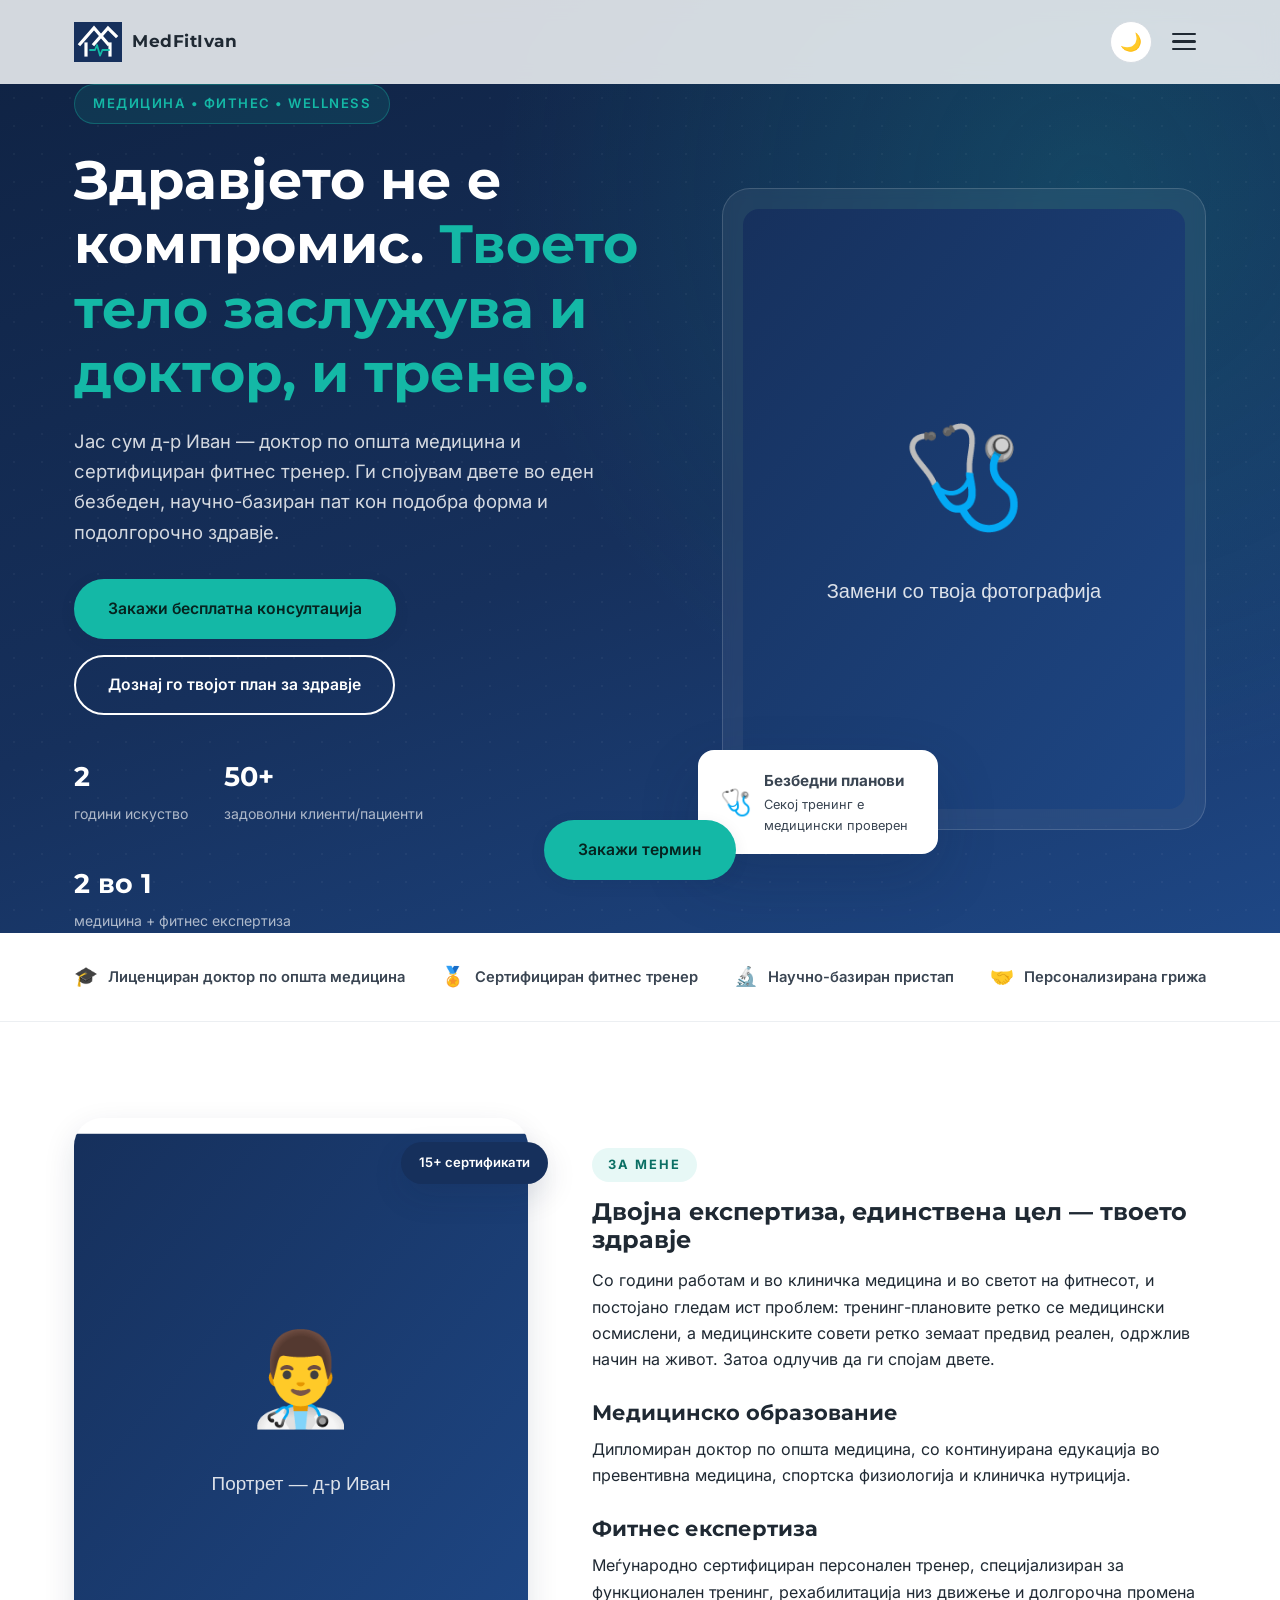
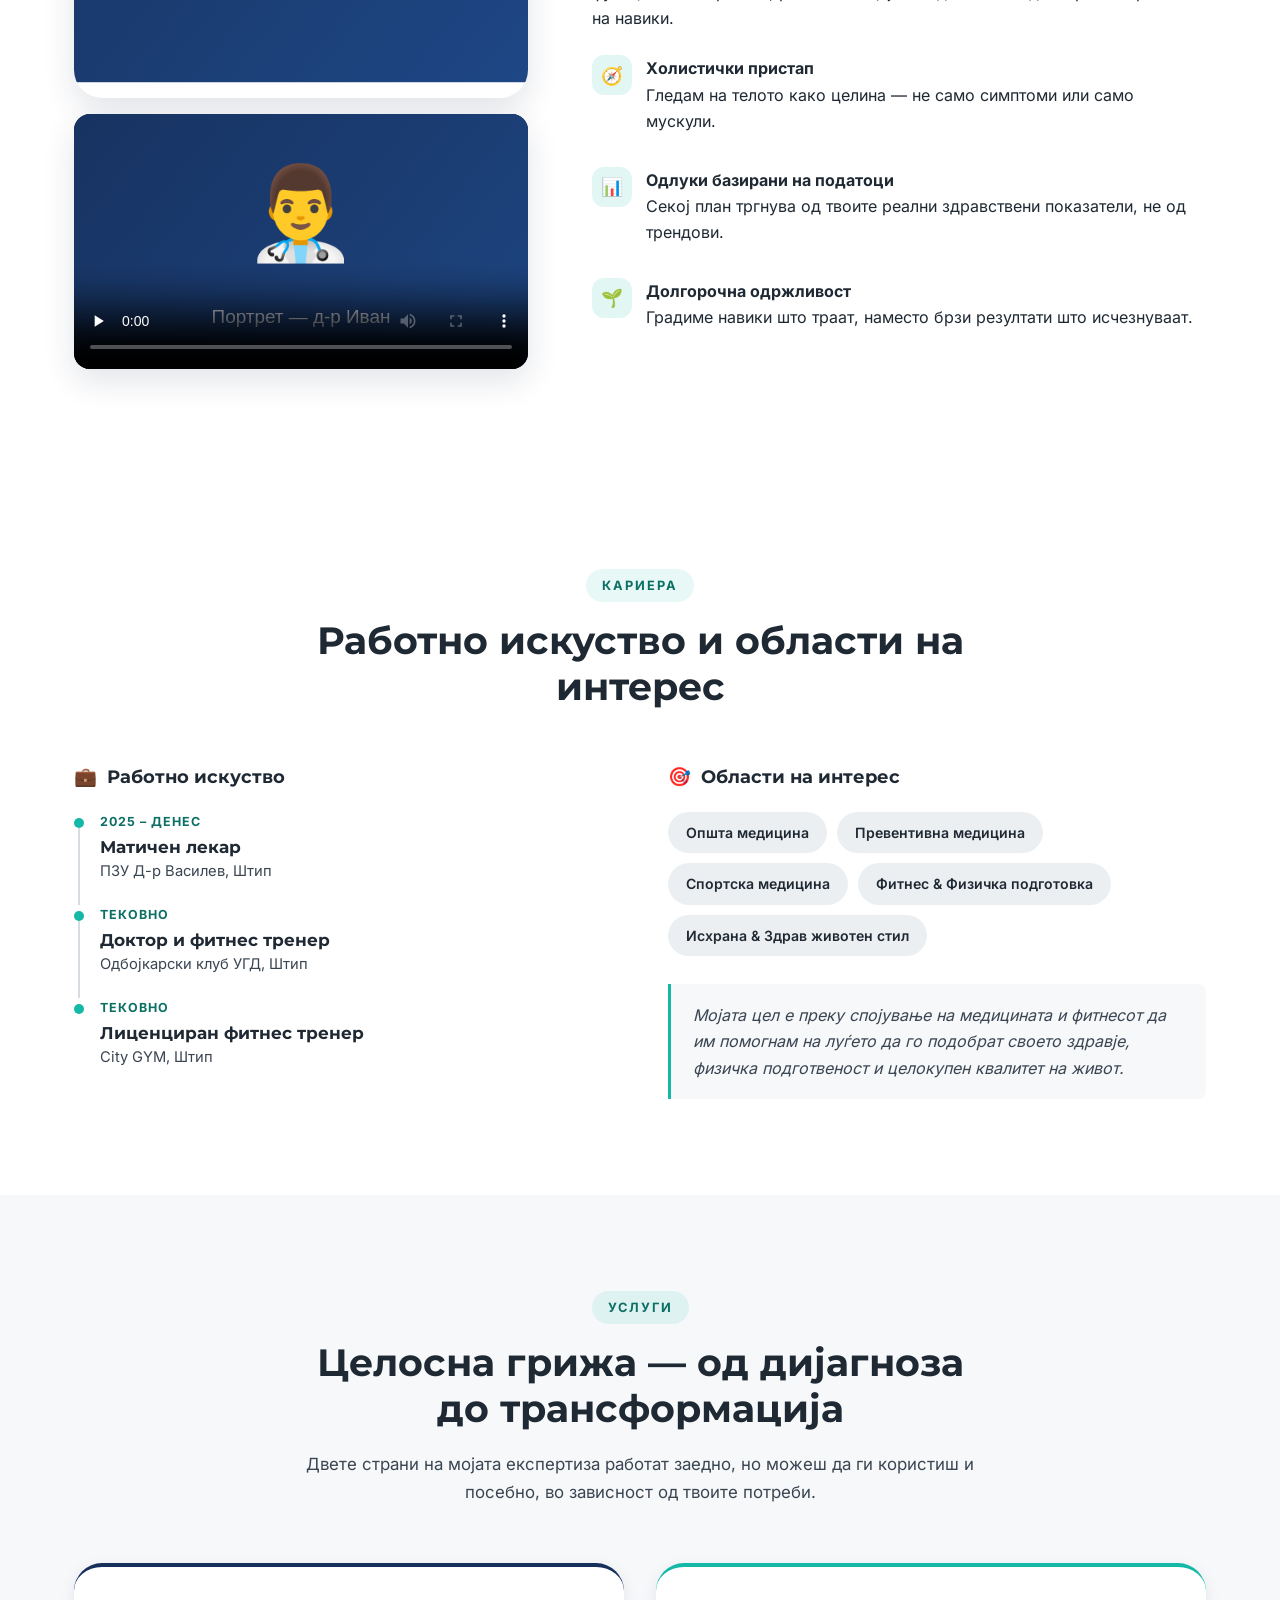
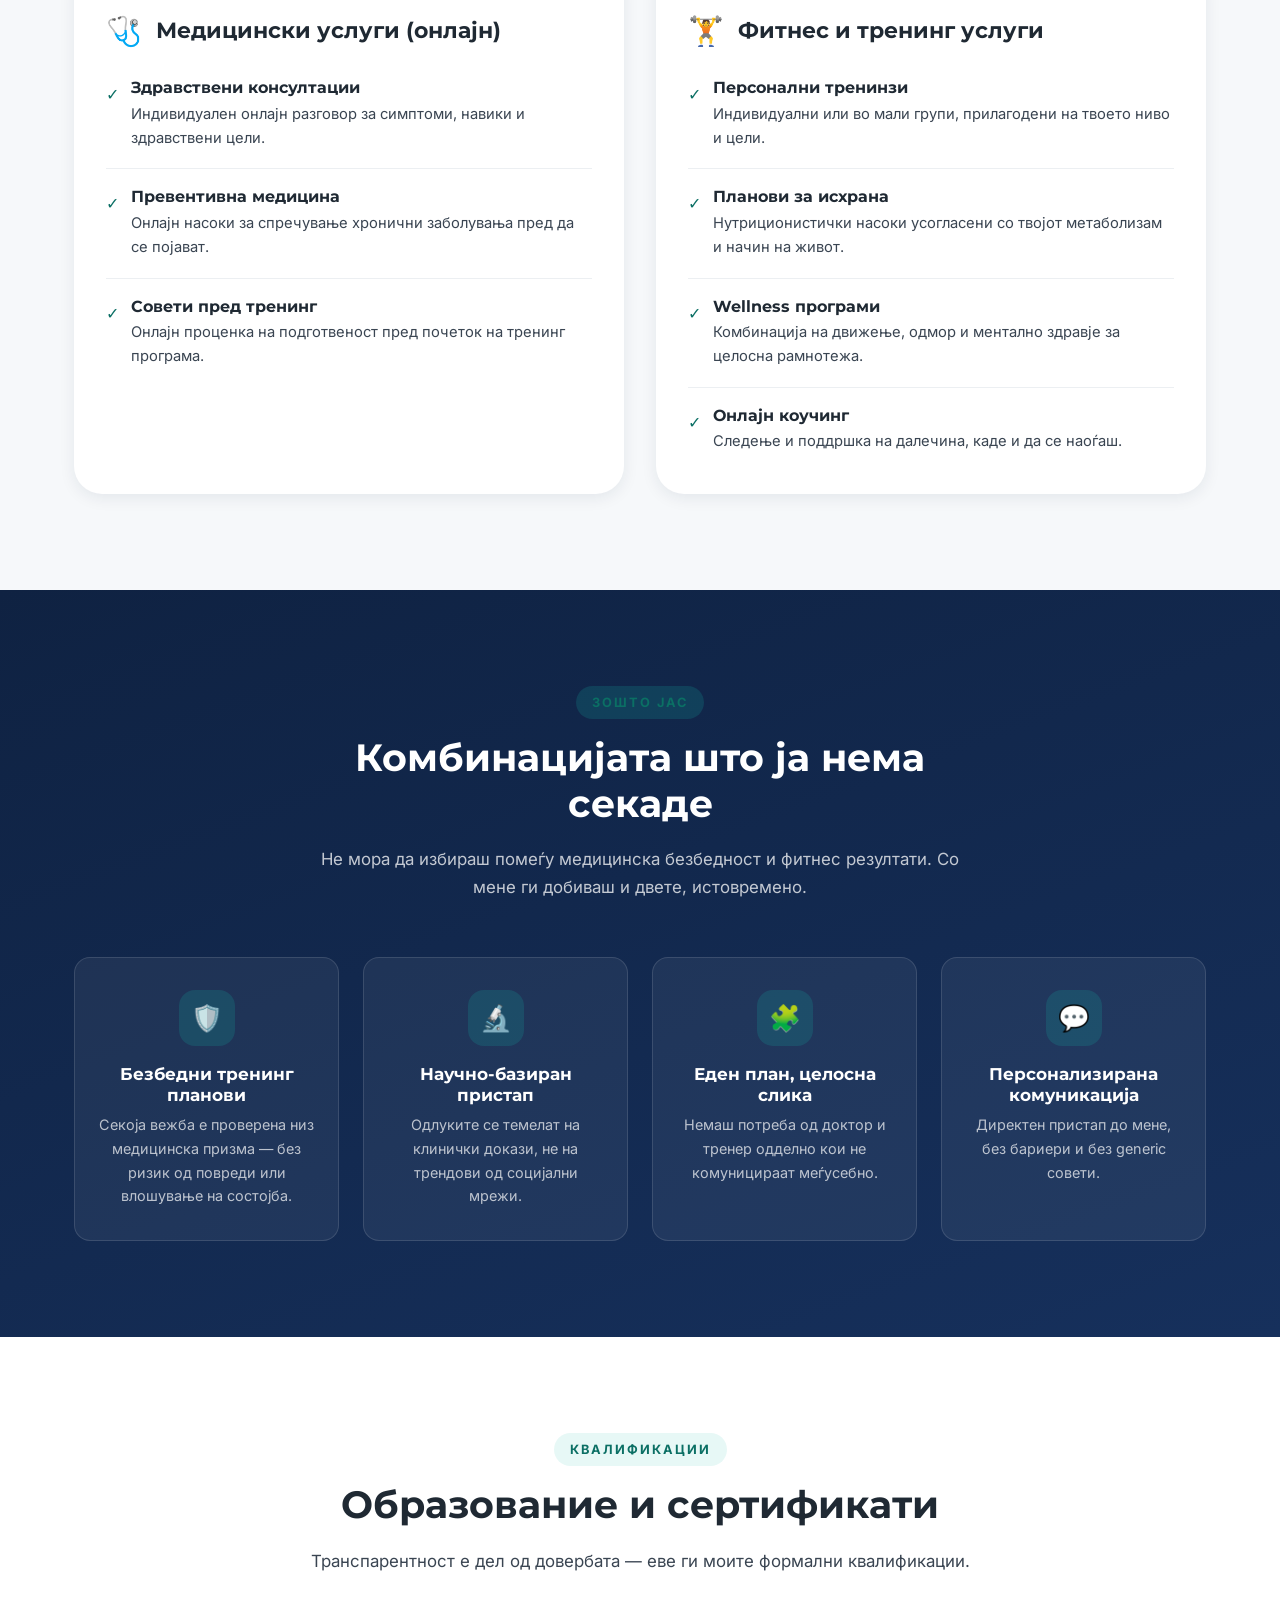
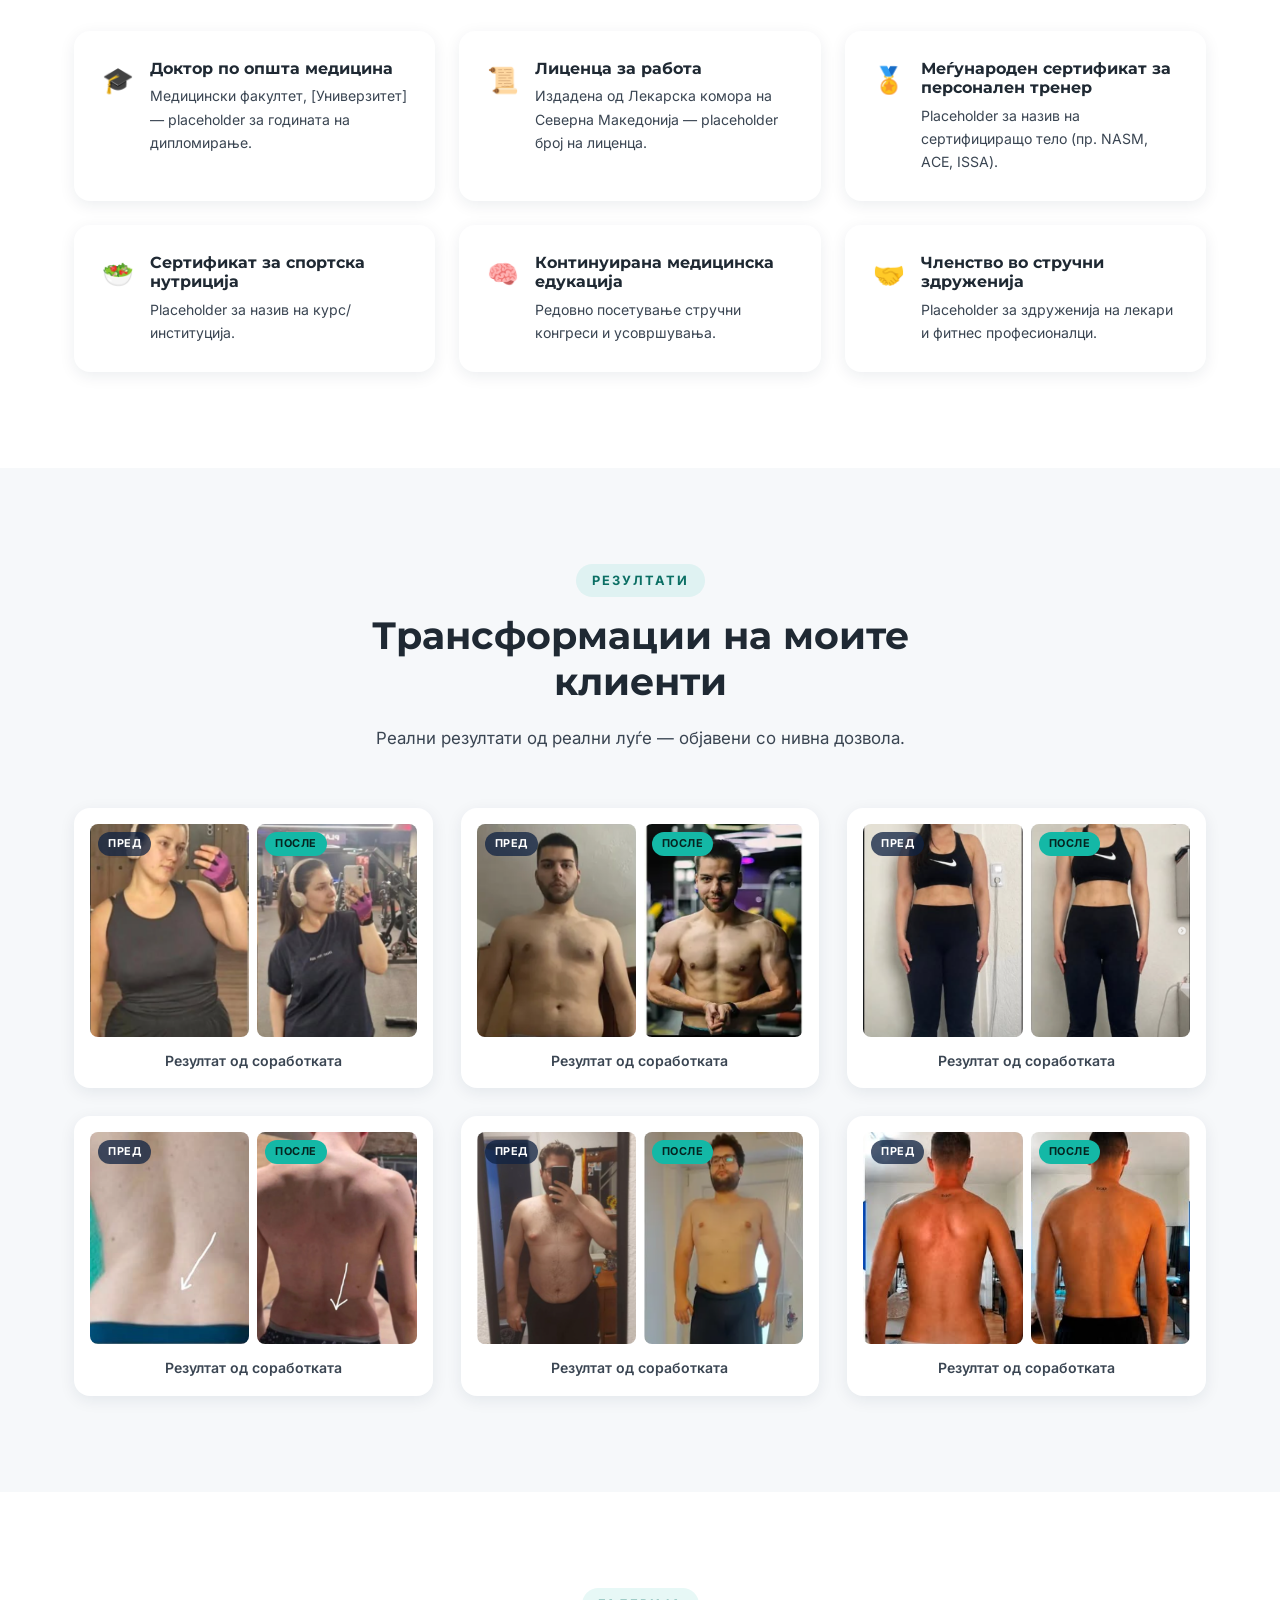
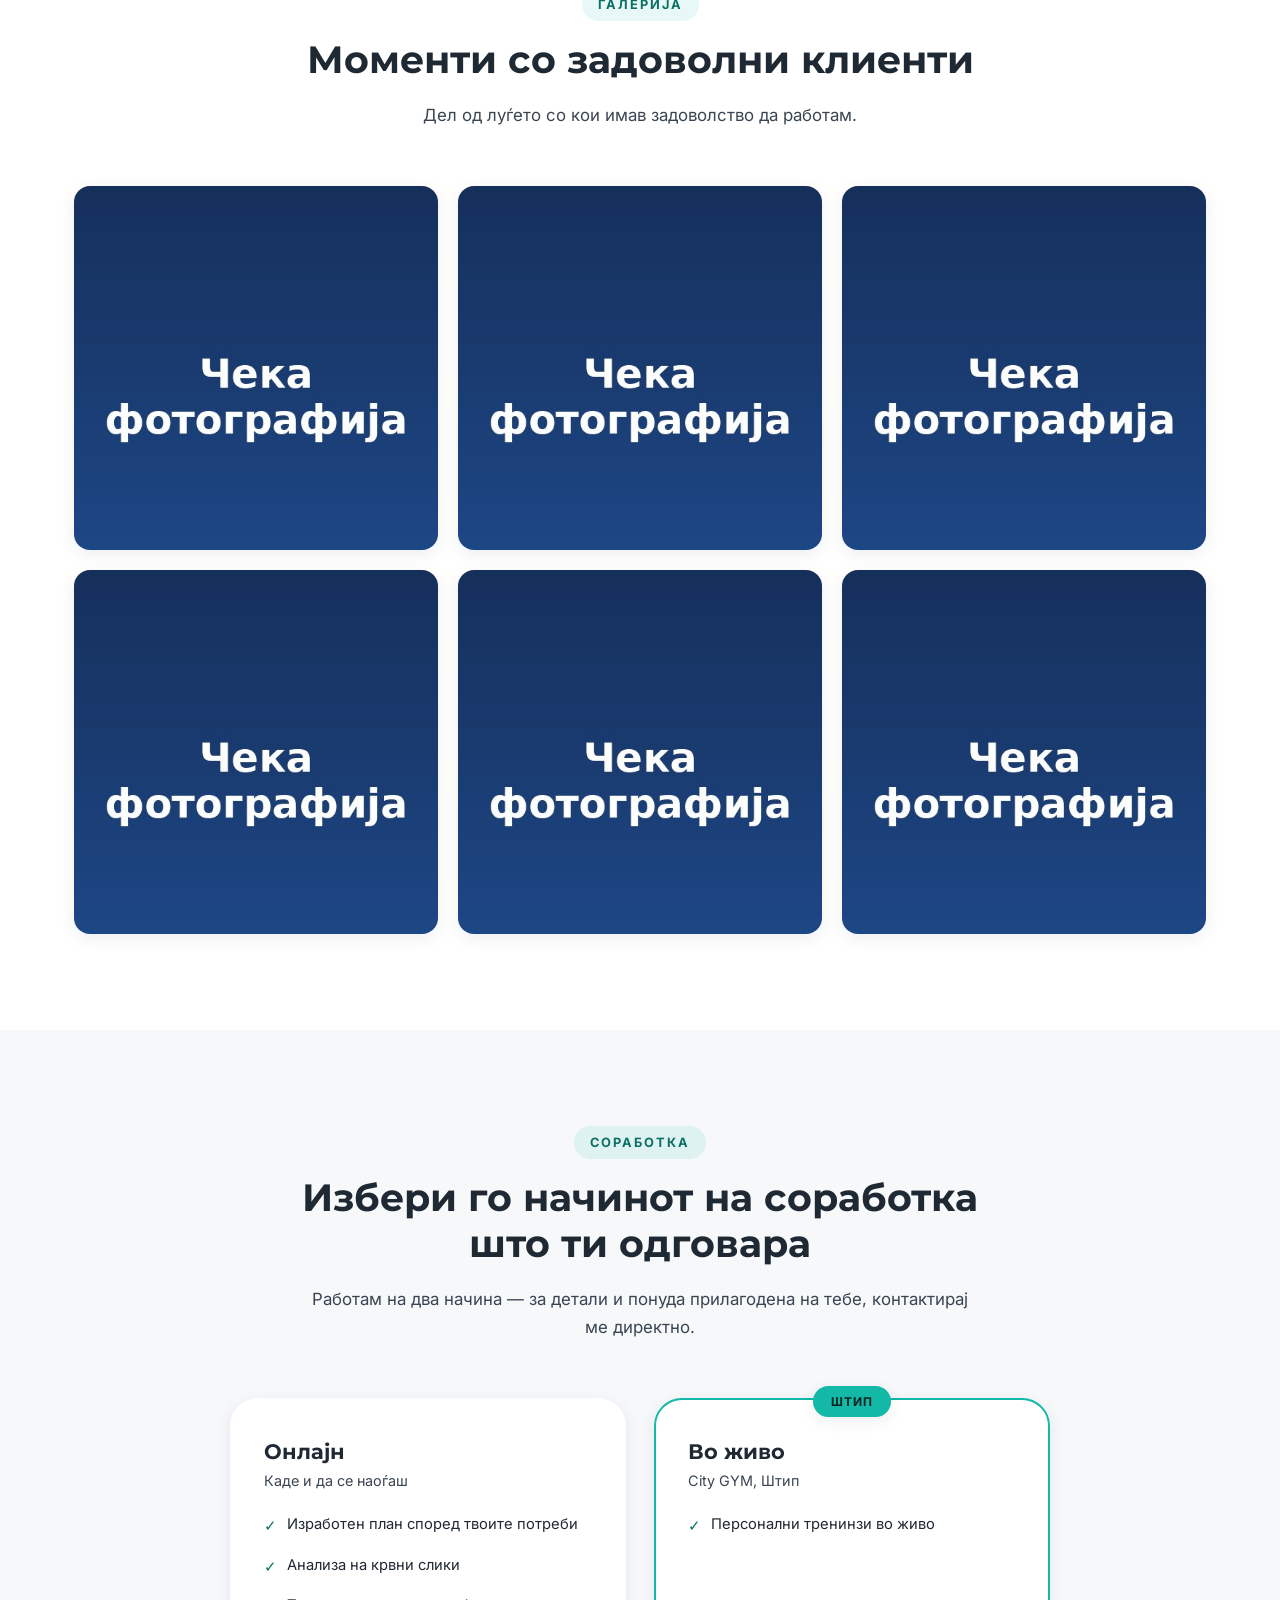
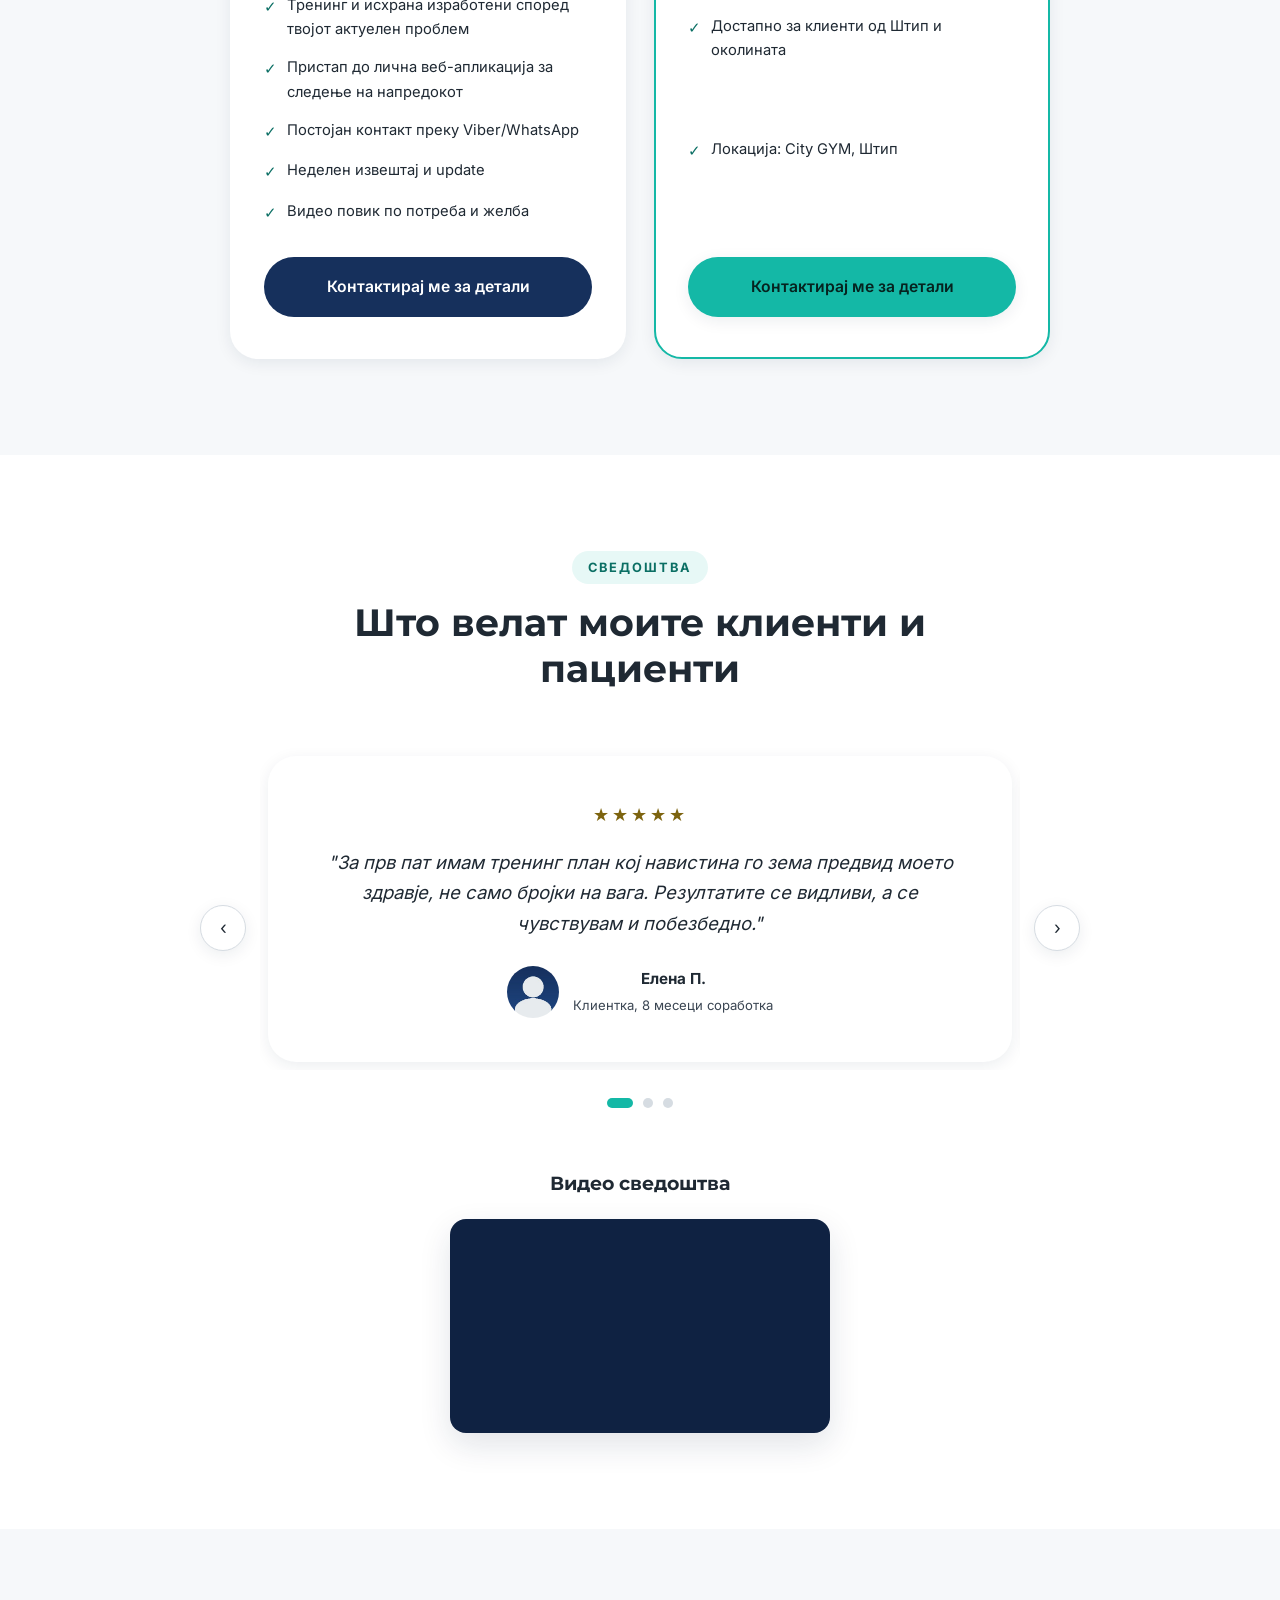
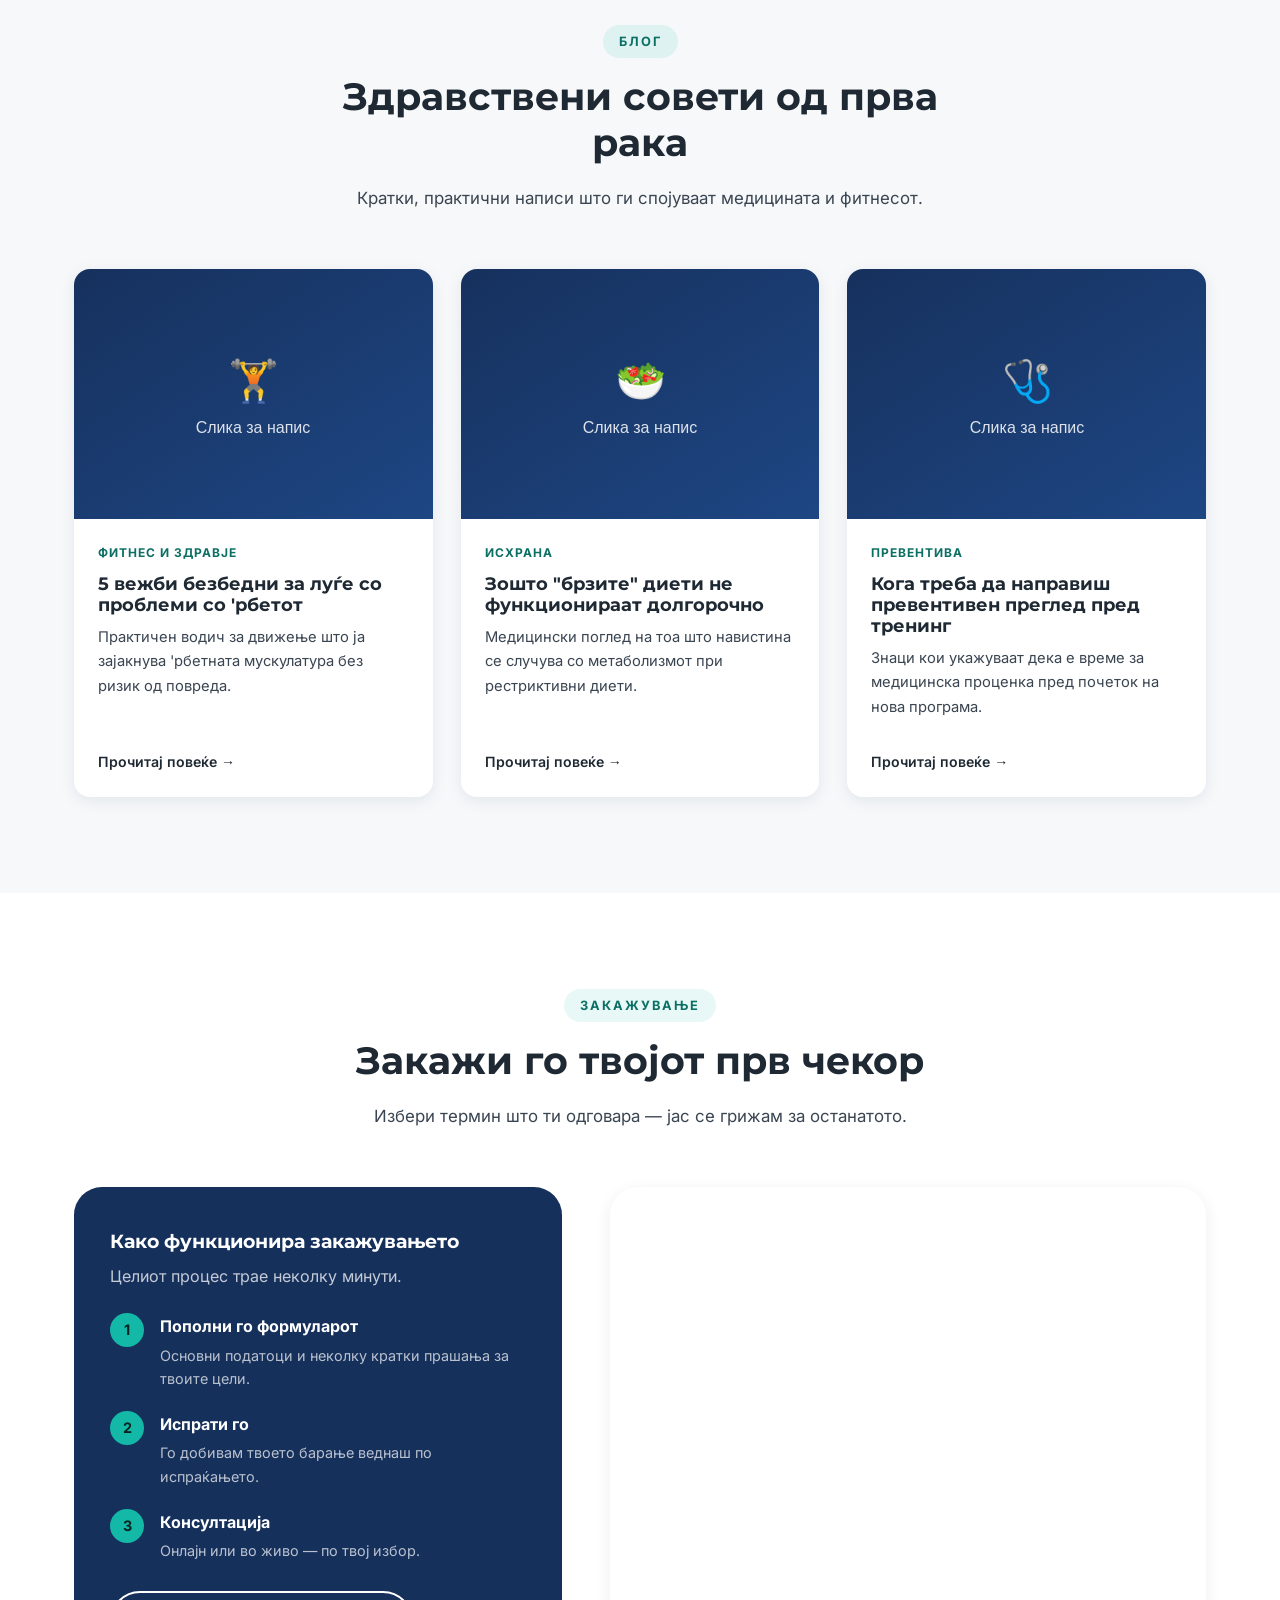
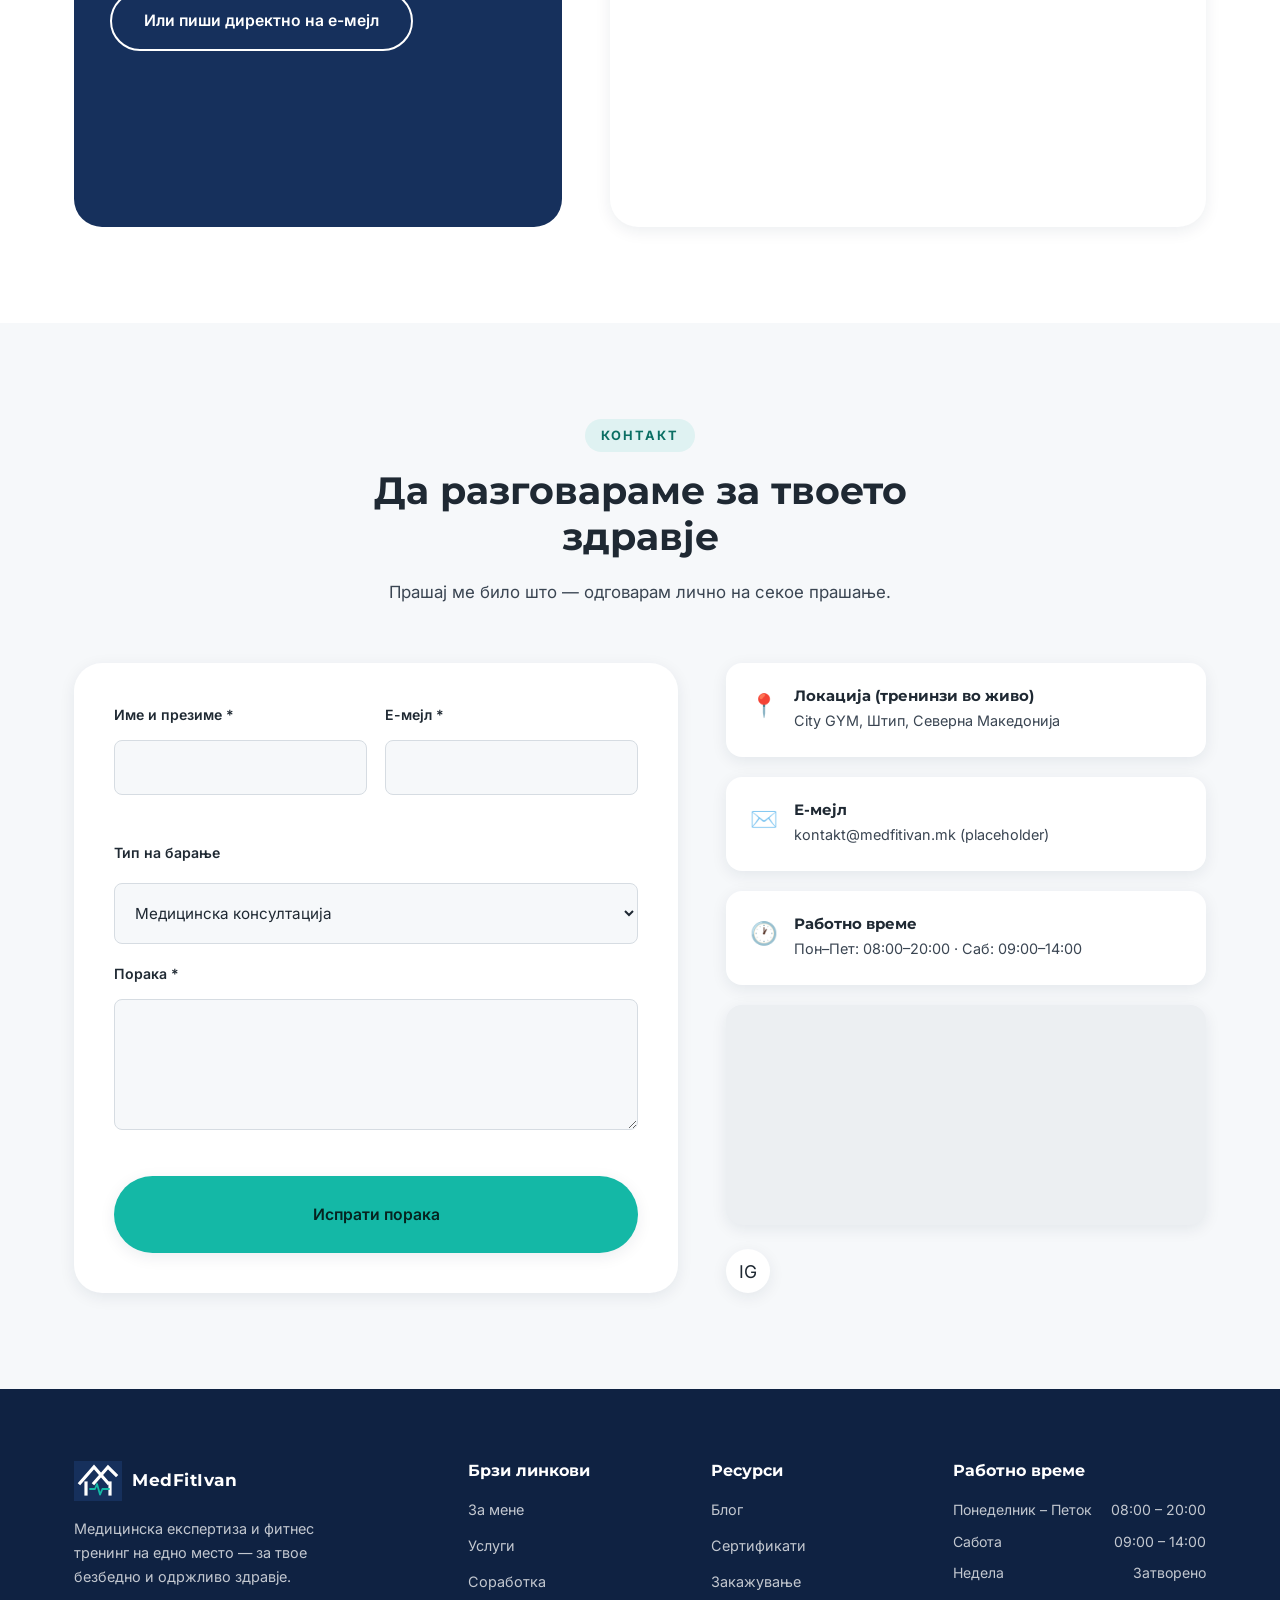
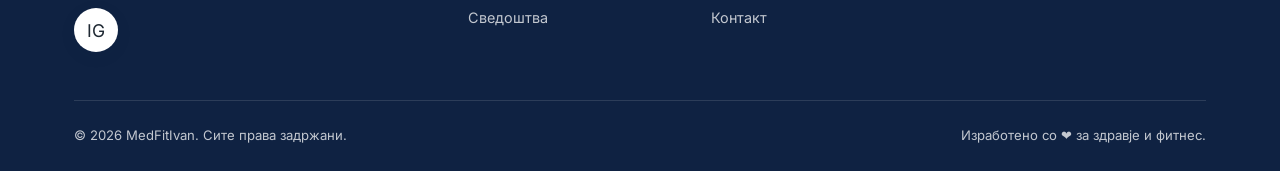
<file: index.html>
<!DOCTYPE html>
<html lang="mk">
<head>
<meta charset="UTF-8">
<meta name="viewport" content="width=device-width, initial-scale=1.0">
<title>MedFitIvan — Доктор по општа медицина и фитнес тренер | Штип</title>
<meta name="description" content="MedFitIvan — комбинација на медицинска експертиза и персонализиран фитнес тренинг. Безбедни, научно-базирани планови за здравје и физичка форма. Закажи бесплатна консултација денес.">
<meta name="keywords" content="фитнес тренер доктор, персонален тренинг, медицинска консултација, wellness програма, план за исхрана, онлајн коучинг, превентивна медицина">
<meta name="author" content="MedFitIvan">
<link rel="canonical" href="https://www.medfitivan.example.com/">

<!-- Open Graph -->
<meta property="og:type" content="website">
<meta property="og:title" content="MedFitIvan — Медицина + Фитнес на едно место">
<meta property="og:description" content="Единствена комбинација на лекарска експертиза и фитнес тренинг. Закажи бесплатна консултација и почни безбеден, персонализиран пат кон подобро здравје.">
<meta property="og:image" content="assets/img/og-cover.svg">
<meta property="og:url" content="https://www.medfitivan.example.com/">
<meta property="og:locale" content="mk_MK">
<meta name="twitter:card" content="summary_large_image">
<meta name="twitter:title" content="MedFitIvan — Медицина + Фитнес на едно место">
<meta name="twitter:description" content="Безбедни, научно-базирани планови за здравје и физичка форма, водени од доктор и фитнес тренер во едно.">
<meta name="twitter:image" content="assets/img/og-cover.svg">

<meta name="theme-color" content="#16305c">
<link rel="icon" href="assets/img/logo-mark.svg" type="image/svg+xml">
<link rel="apple-touch-icon" href="assets/img/logo-mark.svg">

<link rel="stylesheet" href="assets/fonts/fonts.css">
<link rel="stylesheet" href="css/style.css">

<!-- Structured data: Person -->
<script type="application/ld+json">
{
  "@context": "https://schema.org",
  "@type": "Person",
  "name": "Д-р Иван [Презиме]",
  "jobTitle": ["Доктор по општа медицина", "Фитнес тренер"],
  "url": "https://www.medfitivan.example.com/",
  "image": "https://www.medfitivan.example.com/assets/img/dr-ivan-portrait.svg",
  "worksFor": {
    "@type": "MedicalBusiness",
    "name": "MedFitIvan"
  },
  "sameAs": [
    "https://www.instagram.com/medfitivan"
  ]
}
</script>
<!-- Structured data: LocalBusiness / MedicalBusiness -->
<script type="application/ld+json">
{
  "@context": "https://schema.org",
  "@type": "MedicalBusiness",
  "name": "MedFitIvan",
  "description": "Персонализирани онлајн медицински консултации и фитнес/wellness тренинг, плус тренинзи во живо во City GYM, Штип.",
  "image": "https://www.medfitivan.example.com/assets/img/og-cover.svg",
  "email": "kontakt@medfitivan.mk",
  "address": {
    "@type": "PostalAddress",
    "addressLocality": "Штип",
    "addressCountry": "MK"
  },
  "sameAs": [
    "https://www.instagram.com/medfitivan"
  ]
}
</script>
</head>
<body>
<a class="skip-link" href="#main">Прескокни до содржина</a>

<!-- ============ HEADER ============ -->
<header class="site-header">
  <div class="container">
    <a href="#hero" class="brand" aria-label="MedFitIvan почетна">
      <img src="assets/img/logo-mark.svg" alt="MedFitIvan лого" width="40" height="40">
      <span class="brand-name">MedFitIvan</span>
    </a>

    <nav class="main-nav" id="mainNav" aria-label="Главна навигација">
      <a href="#about">За мене</a>
      <a href="#services">Услуги</a>
      <a href="#why">Зошто јас</a>
      <a href="#credentials">Сертификати</a>
      <a href="#pricing">Соработка</a>
      <a href="#testimonials">Сведоштва</a>
      <a href="#blog">Блог</a>
      <a href="#contact">Контакт</a>
    </nav>

    <div class="header-actions">
      <button class="theme-toggle" aria-label="Промени тема" type="button">🌙</button>
      <a href="#booking" class="btn btn-primary header-cta">Закажи термин</a>
      <button class="nav-toggle" id="navToggle" aria-label="Отвори мени" aria-expanded="false" aria-controls="mainNav">
        <span></span><span></span><span></span>
      </button>
    </div>
  </div>
</header>

<a href="#booking" class="btn btn-primary sticky-cta">Закажи термин</a>

<main id="main">

  <!-- ============ HERO ============ -->
  <section class="hero" id="hero">
    <div class="container">
      <div class="hero-copy">
        <span class="hero-eyebrow">Медицина • Фитнес • Wellness</span>
        <h1>Здравјето не е компромис. <span>Твоето тело заслужува и доктор, и тренер.</span></h1>
        <p class="lead">Јас сум д-р Иван — доктор по општа медицина и сертифициран фитнес тренер. Ги спојувам двете во еден безбеден, научно-базиран пат кон подобра форма и подолгорочно здравје.</p>
        <div class="hero-actions">
          <a href="#booking" class="btn btn-primary">Закажи бесплатна консултација</a>
          <a href="#services" class="btn btn-outline">Дознај го твојот план за здравје</a>
        </div>
        <div class="hero-stats">
          <div><strong>2</strong><span>години искуство</span></div>
          <div><strong>50+</strong><span>задоволни клиенти/пациенти</span></div>
          <div><strong>2 во 1</strong><span>медицина + фитнес експертиза</span></div>
        </div>
      </div>
      <div class="hero-visual" data-reveal="fade">
        <div class="hero-card">
          <img src="assets/img/hero-portrait.svg" alt="Д-р Иван — доктор по општа медицина и фитнес тренер во консултација со клиент" width="480" height="600" loading="eager">
        </div>
        <div class="hero-badge">
          <span class="icon" aria-hidden="true">🩺</span>
          <span><strong>Безбедни планови</strong><span>Секој тренинг е медицински проверен</span></span>
        </div>
      </div>
    </div>
  </section>

  <!-- ============ TRUST STRIP ============ -->
  <div class="trust-strip">
    <div class="container">
      <div class="trust-item"><span class="icon" aria-hidden="true">🎓</span> Лиценциран доктор по општа медицина</div>
      <div class="trust-item"><span class="icon" aria-hidden="true">🏅</span> Сертифициран фитнес тренер</div>
      <div class="trust-item"><span class="icon" aria-hidden="true">🔬</span> Научно-базиран пристап</div>
      <div class="trust-item"><span class="icon" aria-hidden="true">🤝</span> Персонализирана грижа</div>
    </div>
  </div>

  <!-- ============ ЗА МЕНЕ ============ -->
  <section class="section section--alt" id="about">
    <div class="container">
      <div class="about-grid">
        <div class="about-media" data-reveal>
          <img src="assets/img/dr-ivan-portrait.svg" alt="Портрет на д-р Иван, доктор по општа медицина и фитнес тренер" width="480" height="580" loading="lazy">
          <span class="credential-chip">15+ сертификати</span>
          <!-- Welcome видео: качи го фајлот како assets/video/welcome.mp4 -->
          <video class="about-video" controls preload="none" poster="assets/img/dr-ivan-portrait.svg" aria-label="Запознај ме — кратко видео">
            <source src="assets/video/welcome.mp4" type="video/mp4">
            Твојот прелистувач не поддржува репродукција на видео. <a href="assets/video/welcome.mp4">Преземи го видеото</a>.
          </video>
        </div>
        <div class="about-copy" data-reveal>
          <span class="section-tag">За мене</span>
          <h2>Двојна експертиза, единствена цел — твоето здравје</h2>
          <p>Со години работам и во клиничка медицина и во светот на фитнесот, и постојано гледам ист проблем: тренинг-плановите ретко се медицински осмислени, а медицинските совети ретко земаат предвид реален, одржлив начин на живот. Затоа одлучив да ги спојам двете.</p>

          <h3>Медицинско образование</h3>
          <p>Дипломиран доктор по општа медицина, со континуирана едукација во превентивна медицина, спортска физиологија и клиничка нутриција.</p>

          <h3>Фитнес експертиза</h3>
          <p>Меѓународно сертифициран персонален тренер, специјализиран за функционален тренинг, рехабилитација низ движење и долгорочна промена на навики.</p>

          <div class="philosophy-list">
            <div class="philosophy-item">
              <span class="icon" aria-hidden="true">🧭</span>
              <div><strong>Холистички пристап</strong><p>Гледам на телото како целина — не само симптоми или само мускули.</p></div>
            </div>
            <div class="philosophy-item">
              <span class="icon" aria-hidden="true">📊</span>
              <div><strong>Одлуки базирани на податоци</strong><p>Секој план тргнува од твоите реални здравствени показатели, не од трендови.</p></div>
            </div>
            <div class="philosophy-item">
              <span class="icon" aria-hidden="true">🌱</span>
              <div><strong>Долгорочна одржливост</strong><p>Градиме навики што траат, наместо брзи резултати што исчезнуваат.</p></div>
            </div>
          </div>
        </div>
      </div>
    </div>
  </section>

  <!-- ============ РАБОТНО ИСКУСТВО ============ -->
  <section class="section section--alt" id="experience">
    <div class="container">
      <div class="section-head" data-reveal>
        <span class="section-tag">Кариера</span>
        <h2>Работно искуство и области на интерес</h2>
      </div>
      <div class="experience-grid">
        <div data-reveal>
          <h3 class="experience-heading"><span class="icon" aria-hidden="true">💼</span> Работно искуство</h3>
          <div class="timeline">
            <div class="timeline-item">
              <span class="timeline-date">2025 – денес</span>
              <h4>Матичен лекар</h4>
              <p>ПЗУ Д-р Василев, Штип</p>
            </div>
            <div class="timeline-item">
              <span class="timeline-date">Тековно</span>
              <h4>Доктор и фитнес тренер</h4>
              <p>Одбојкарски клуб УГД, Штип</p>
            </div>
            <div class="timeline-item">
              <span class="timeline-date">Тековно</span>
              <h4>Лиценциран фитнес тренер</h4>
              <p>City GYM, Штип</p>
            </div>
          </div>
        </div>
        <div data-reveal>
          <h3 class="experience-heading"><span class="icon" aria-hidden="true">🎯</span> Области на интерес</h3>
          <div class="interest-tags">
            <span class="interest-tag">Општа медицина</span>
            <span class="interest-tag">Превентивна медицина</span>
            <span class="interest-tag">Спортска медицина</span>
            <span class="interest-tag">Фитнес &amp; Физичка подготовка</span>
            <span class="interest-tag">Исхрана &amp; Здрав животен стил</span>
          </div>
          <blockquote class="about-quote">Мојата цел е преку спојување на медицината и фитнесот да им помогнам на луѓето да го подобрат своето здравје, физичка подготвеност и целокупен квалитет на живот.</blockquote>
        </div>
      </div>
    </div>
  </section>

  <!-- ============ УСЛУГИ ============ -->
  <section class="section" id="services">
    <div class="container">
      <div class="section-head" data-reveal>
        <span class="section-tag">Услуги</span>
        <h2>Целосна грижа — од дијагноза до трансформација</h2>
        <p>Двете страни на мојата експертиза работат заедно, но можеш да ги користиш и посебно, во зависност од твоите потреби.</p>
      </div>

      <div class="services-cols">
        <div class="service-col" data-reveal>
          <div class="service-col-head">
            <span class="icon" aria-hidden="true">🩺</span>
            <h3>Медицински услуги (онлајн)</h3>
          </div>
          <ul class="service-list">
            <li><span class="check" aria-hidden="true">✓</span><div><h4>Здравствени консултации</h4><p>Индивидуален онлајн разговор за симптоми, навики и здравствени цели.</p></div></li>
            <li><span class="check" aria-hidden="true">✓</span><div><h4>Превентивна медицина</h4><p>Онлајн насоки за спречување хронични заболувања пред да се појават.</p></div></li>
            <li><span class="check" aria-hidden="true">✓</span><div><h4>Совети пред тренинг</h4><p>Онлајн проценка на подготвеност пред почеток на тренинг програма.</p></div></li>
          </ul>
        </div>

        <div class="service-col" data-reveal>
          <div class="service-col-head">
            <span class="icon" aria-hidden="true">🏋️</span>
            <h3>Фитнес и тренинг услуги</h3>
          </div>
          <ul class="service-list">
            <li><span class="check" aria-hidden="true">✓</span><div><h4>Персонални тренинзи</h4><p>Индивидуални или во мали групи, прилагодени на твоето ниво и цели.</p></div></li>
            <li><span class="check" aria-hidden="true">✓</span><div><h4>Планови за исхрана</h4><p>Нутриционистички насоки усогласени со твојот метаболизам и начин на живот.</p></div></li>
            <li><span class="check" aria-hidden="true">✓</span><div><h4>Wellness програми</h4><p>Комбинација на движење, одмор и ментално здравје за целосна рамнотежа.</p></div></li>
            <li><span class="check" aria-hidden="true">✓</span><div><h4>Онлајн коучинг</h4><p>Следење и поддршка на далечина, каде и да се наоѓаш.</p></div></li>
          </ul>
        </div>
      </div>
    </div>
  </section>

  <!-- ============ ЗОШТО ЈАС СУМ РАЗЛИЧЕН ============ -->
  <section class="section why-section" id="why">
    <div class="container">
      <div class="section-head" data-reveal>
        <span class="section-tag" style="background:rgba(20,184,166,0.18)">Зошто јас</span>
        <h2 style="color:#fff">Комбинацијата што ја нема секаде</h2>
        <p>Не мора да избираш помеѓу медицинска безбедност и фитнес резултати. Со мене ги добиваш и двете, истовремено.</p>
      </div>
      <div class="why-grid">
        <div class="why-card" data-reveal>
          <div class="icon" aria-hidden="true">🛡️</div>
          <h4>Безбедни тренинг планови</h4>
          <p>Секоја вежба е проверена низ медицинска призма — без ризик од повреди или влошување на состојба.</p>
        </div>
        <div class="why-card" data-reveal>
          <div class="icon" aria-hidden="true">🔬</div>
          <h4>Научно-базиран пристап</h4>
          <p>Одлуките се темелат на клинички докази, не на трендови од социјални мрежи.</p>
        </div>
        <div class="why-card" data-reveal>
          <div class="icon" aria-hidden="true">🧩</div>
          <h4>Еден план, целосна слика</h4>
          <p>Немаш потреба од доктор и тренер одделно кои не комуницираат меѓусебно.</p>
        </div>
        <div class="why-card" data-reveal>
          <div class="icon" aria-hidden="true">💬</div>
          <h4>Персонализирана комуникација</h4>
          <p>Директен пристап до мене, без бариери и без generic совети.</p>
        </div>
      </div>
    </div>
  </section>

  <!-- ============ СЕРТИФИКАТИ ============ -->
  <section class="section section--alt" id="credentials">
    <div class="container">
      <div class="section-head" data-reveal>
        <span class="section-tag">Квалификации</span>
        <h2>Образование и сертификати</h2>
        <p>Транспарентност е дел од довербата — еве ги моите формални квалификации.</p>
      </div>
      <div class="credentials-grid">
        <div class="credential-card" data-reveal>
          <span class="icon" aria-hidden="true">🎓</span>
          <div><h4>Доктор по општа медицина</h4><p>Медицински факултет, [Универзитет] — placeholder за годината на дипломирање.</p></div>
        </div>
        <div class="credential-card" data-reveal>
          <span class="icon" aria-hidden="true">📜</span>
          <div><h4>Лиценца за работа</h4><p>Издадена од Лекарска комора на Северна Македонија — placeholder број на лиценца.</p></div>
        </div>
        <div class="credential-card" data-reveal>
          <span class="icon" aria-hidden="true">🏅</span>
          <div><h4>Меѓународен сертификат за персонален тренер</h4><p>Placeholder за назив на сертифициращо тело (пр. NASM, ACE, ISSA).</p></div>
        </div>
        <div class="credential-card" data-reveal>
          <span class="icon" aria-hidden="true">🥗</span>
          <div><h4>Сертификат за спортска нутриција</h4><p>Placeholder за назив на курс/институција.</p></div>
        </div>
        <div class="credential-card" data-reveal>
          <span class="icon" aria-hidden="true">🧠</span>
          <div><h4>Континуирана медицинска едукација</h4><p>Редовно посетување стручни конгреси и усовршувања.</p></div>
        </div>
        <div class="credential-card" data-reveal>
          <span class="icon" aria-hidden="true">🤝</span>
          <div><h4>Членство во стручни здруженија</h4><p>Placeholder за здруженија на лекари и фитнес професионалци.</p></div>
        </div>
      </div>
    </div>
  </section>

  <!-- ============ ТРАНСФОРМАЦИИ ============ -->
  <section class="section" id="transformations">
    <div class="container">
      <div class="section-head" data-reveal>
        <span class="section-tag">Резултати</span>
        <h2>Трансформации на моите клиенти</h2>
        <p>Реални резултати од реални луѓе — објавени со нивна дозвола.</p>
      </div>
      <!-- TODO: замени ги JPG плејсхолдерите со вистинските фотографии (исти имиња на фајлови, во assets/img/) -->
      <div class="transformation-grid">
        <figure class="transformation-card" data-reveal>
          <div class="transformation-images">
            <div class="transformation-img">
              <img src="assets/img/pred1.png" alt="Клиент 1 пред трансформацијата" loading="lazy" width="450" height="600">
              <span class="transformation-tag">Пред</span>
            </div>
            <div class="transformation-img">
              <img src="assets/img/potoa1.png" alt="Клиент 1 после трансформацијата" loading="lazy" width="450" height="600">
              <span class="transformation-tag transformation-tag--after">После</span>
            </div>
          </div>
          <figcaption>Резултат од соработката</figcaption>
        </figure>
        <figure class="transformation-card" data-reveal>
          <div class="transformation-images">
            <div class="transformation-img">
              <img src="assets/img/pred2.png" alt="Клиент 2 пред трансформацијата" loading="lazy" width="450" height="600">
              <span class="transformation-tag">Пред</span>
            </div>
            <div class="transformation-img">
              <img src="assets/img/potoa2.png" alt="Клиент 2 после трансформацијата" loading="lazy" width="450" height="600">
              <span class="transformation-tag transformation-tag--after">После</span>
            </div>
          </div>
          <figcaption>Резултат од соработката</figcaption>
        </figure>
        <figure class="transformation-card" data-reveal>
          <div class="transformation-images">
            <div class="transformation-img">
              <img src="assets/img/pred3.png" alt="Клиент 3 пред трансформацијата" loading="lazy" width="450" height="600">
              <span class="transformation-tag">Пред</span>
            </div>
            <div class="transformation-img">
              <img src="assets/img/potoa3.png" alt="Клиент 3 после трансформацијата" loading="lazy" width="450" height="600">
              <span class="transformation-tag transformation-tag--after">После</span>
            </div>
          </div>
          <figcaption>Резултат од соработката</figcaption>
        </figure>
        <figure class="transformation-card" data-reveal>
          <div class="transformation-images">
            <div class="transformation-img">
              <img src="assets/img/pred4.png" alt="Клиент 4 пред трансформацијата" loading="lazy" width="450" height="600">
              <span class="transformation-tag">Пред</span>
            </div>
            <div class="transformation-img">
              <img src="assets/img/potoa4.png" alt="Клиент 4 после трансформацијата" loading="lazy" width="450" height="600">
              <span class="transformation-tag transformation-tag--after">После</span>
            </div>
          </div>
          <figcaption>Резултат од соработката</figcaption>
        </figure>
        <figure class="transformation-card" data-reveal>
          <div class="transformation-images">
            <div class="transformation-img">
              <img src="assets/img/pred5.png" alt="Клиент 5 пред трансформацијата" loading="lazy" width="450" height="600">
              <span class="transformation-tag">Пред</span>
            </div>
            <div class="transformation-img">
              <img src="assets/img/potoa5.png" alt="Клиент 5 после трансформацијата" loading="lazy" width="450" height="600">
              <span class="transformation-tag transformation-tag--after">После</span>
            </div>
          </div>
          <figcaption>Резултат од соработката</figcaption>
        </figure>
        <figure class="transformation-card" data-reveal>
          <div class="transformation-images">
            <div class="transformation-img">
              <img src="assets/img/pred6.png" alt="Клиент 6 пред трансформацијата" loading="lazy" width="450" height="600">
              <span class="transformation-tag">Пред</span>
            </div>
            <div class="transformation-img">
              <img src="assets/img/potoa6.png" alt="Клиент 6 после трансформацијата" loading="lazy" width="450" height="600">
              <span class="transformation-tag transformation-tag--after">После</span>
            </div>
          </div>
          <figcaption>Резултат од соработката</figcaption>
        </figure>
      </div>
    </div>
  </section>

  <!-- ============ ГАЛЕРИЈА ============ -->
  <section class="section section--alt" id="gallery">
    <div class="container">
      <div class="section-head" data-reveal>
        <span class="section-tag">Галерија</span>
        <h2>Моменти со задоволни клиенти</h2>
        <p>Дел од луѓето со кои имав задоволство да работам.</p>
      </div>
      <!-- TODO: замени со вистински слики (assets/img/gallery-1.jpg ... gallery-6.jpg) -->
      <div class="gallery-grid">
        <div class="gallery-item" data-reveal><img src="assets/img/gallery-1.jpg" alt="Задоволен клиент 1" loading="lazy" width="500" height="500"></div>
        <div class="gallery-item" data-reveal><img src="assets/img/gallery-2.jpg" alt="Задоволен клиент 2" loading="lazy" width="500" height="500"></div>
        <div class="gallery-item" data-reveal><img src="assets/img/gallery-3.jpg" alt="Задоволен клиент 3" loading="lazy" width="500" height="500"></div>
        <div class="gallery-item" data-reveal><img src="assets/img/gallery-4.jpg" alt="Задоволен клиент 4" loading="lazy" width="500" height="500"></div>
        <div class="gallery-item" data-reveal><img src="assets/img/gallery-5.jpg" alt="Задоволен клиент 5" loading="lazy" width="500" height="500"></div>
        <div class="gallery-item" data-reveal><img src="assets/img/gallery-6.jpg" alt="Задоволен клиент 6" loading="lazy" width="500" height="500"></div>
      </div>
    </div>
  </section>

  <!-- ============ СОРАБОТКА ============ -->
  <section class="section" id="pricing">
    <div class="container">
      <div class="section-head" data-reveal>
        <span class="section-tag">Соработка</span>
        <h2>Избери го начинот на соработка што ти одговара</h2>
        <p>Работам на два начина — за детали и понуда прилагодена на тебе, контактирај ме директно.</p>
      </div>
      <div class="pricing-grid pricing-grid--two">
        <div class="price-card" data-reveal>
          <h3>Онлајн</h3>
          <p class="tagline">Каде и да се наоѓаш</p>
          <ul class="price-features">
            <li><span class="check" aria-hidden="true">✓</span> Изработен план според твоите потреби</li>
            <li><span class="check" aria-hidden="true">✓</span> Анализа на крвни слики</li>
            <li><span class="check" aria-hidden="true">✓</span> Тренинг и исхрана изработени според твојот актуелен проблем</li>
            <li><span class="check" aria-hidden="true">✓</span> Пристап до лична веб-апликација за следење на напредокот</li>
            <li><span class="check" aria-hidden="true">✓</span> Постојан контакт преку Viber/WhatsApp</li>
            <li><span class="check" aria-hidden="true">✓</span> Неделен извештај и update</li>
            <li><span class="check" aria-hidden="true">✓</span> Видео повик по потреба и желба</li>
          </ul>
          <a href="#contact" class="btn btn-navy btn-block">Контактирај ме за детали</a>
        </div>

        <div class="price-card price-card--featured" data-reveal>
          <span class="price-badge">Штип</span>
          <h3>Во живо</h3>
          <p class="tagline">City GYM, Штип</p>
          <ul class="price-features">
            <li><span class="check" aria-hidden="true">✓</span> Персонални тренинзи во живо</li>
            <li><span class="check" aria-hidden="true">✓</span> Достапно за клиенти од Штип и околината</li>
            <li><span class="check" aria-hidden="true">✓</span> Локација: City GYM, Штип</li>
          </ul>
          <a href="#contact" class="btn btn-primary btn-block">Контактирај ме за детали</a>
        </div>
      </div>
    </div>
  </section>

  <!-- ============ СВЕДОШТВА ============ -->
  <section class="section section--alt" id="testimonials">
    <div class="container">
      <div class="section-head" data-reveal>
        <span class="section-tag">Сведоштва</span>
        <h2>Што велат моите клиенти и пациенти</h2>
      </div>

      <div class="testimonial-slider">
        <button class="testimonial-arrow testimonial-arrow--prev" aria-label="Претходно сведоштво">‹</button>
        <div class="testimonial-track">
          <div class="testimonial-slides">
            <div class="testimonial-slide">
              <div class="testimonial-card">
                <div class="testimonial-stars" aria-hidden="true">★★★★★</div>
                <p class="testimonial-quote">"За прв пат имам тренинг план кој навистина го зема предвид моето здравје, не само бројки на вага. Резултатите се видливи, а се чувствувам и побезбедно."</p>
                <div class="testimonial-person">
                  <img src="assets/img/testimonial-1.jpg" alt="" width="52" height="52" loading="lazy">
                  <div><strong>Елена П.</strong><span>Клиентка, 8 месеци соработка</span></div>
                </div>
              </div>
            </div>
            <div class="testimonial-slide">
              <div class="testimonial-card">
                <div class="testimonial-stars" aria-hidden="true">★★★★★</div>
                <p class="testimonial-quote">"Комбинацијата доктор + тренер направи огромна разлика. Добив медицински совет и тренинг план во иста средба — заштеда на време и нерви."</p>
                <div class="testimonial-person">
                  <img src="assets/img/testimonial-2.jpg" alt="" width="52" height="52" loading="lazy">
                  <div><strong>Марко Т.</strong><span>Пациент, превентивна програма</span></div>
                </div>
              </div>
            </div>
            <div class="testimonial-slide">
              <div class="testimonial-card">
                <div class="testimonial-stars" aria-hidden="true">★★★★★</div>
                <p class="testimonial-quote">"Онлајн коучингот ми овозможи да тренирам безбедно и покрај хроничен проблем со грбот. Професионализам на највисоко ниво."</p>
                <div class="testimonial-person">
                  <img src="assets/img/testimonial-3.jpg" alt="" width="52" height="52" loading="lazy">
                  <div><strong>Ана С.</strong><span>Онлајн клиентка</span></div>
                </div>
              </div>
            </div>
          </div>
        </div>
        <button class="testimonial-arrow testimonial-arrow--next" aria-label="Следно сведоштво">›</button>
        <div class="testimonial-nav"></div>
      </div>

      <!-- Уште видео сведоштва подоцна: додади нов .video-embed-wrap со следниот YouTube ID -->
      <div class="video-testimonials" data-reveal>
        <h3 class="video-testimonials-heading">Видео сведоштва</h3>
        <div class="video-testimonials-grid video-testimonials-grid--single">
          <div class="video-embed-wrap">
            <iframe src="https://www.youtube.com/embed/4EQPp3U2lkY" title="Видео сведоштво" loading="lazy" allow="accelerometer; autoplay; clipboard-write; encrypted-media; gyroscope; picture-in-picture" allowfullscreen></iframe>
          </div>
        </div>
      </div>
    </div>
  </section>

  <!-- ============ БЛОГ ============ -->
  <section class="section" id="blog">
    <div class="container">
      <div class="section-head" data-reveal>
        <span class="section-tag">Блог</span>
        <h2>Здравствени совети од прва рака</h2>
        <p>Кратки, практични написи што ги спојуваат медицината и фитнесот.</p>
      </div>
      <div class="blog-grid">
        <article class="blog-card" data-reveal>
          <img src="assets/img/blog-1.svg" alt="Илустрација за тренинг и заболувања на 'рбетот" width="400" height="250" loading="lazy">
          <div class="blog-card-body">
            <span class="blog-tag">Фитнес и здравје</span>
            <h3>5 вежби безбедни за луѓе со проблеми со 'рбетот</h3>
            <p>Практичен водич за движење што ја зајакнува 'рбетната мускулатура без ризик од повреда.</p>
            <a href="blog/vezhbi-za-rbet.html" class="blog-read">Прочитај повеќе →</a>
          </div>
        </article>
        <article class="blog-card" data-reveal>
          <img src="assets/img/blog-2.svg" alt="Илустрација за исхрана и метаболизам" width="400" height="250" loading="lazy">
          <div class="blog-card-body">
            <span class="blog-tag">Исхрана</span>
            <h3>Зошто "брзите" диети не функционираат долгорочно</h3>
            <p>Медицински поглед на тоа што навистина се случува со метаболизмот при рестриктивни диети.</p>
            <a href="blog/brzi-dieti.html" class="blog-read">Прочитај повеќе →</a>
          </div>
        </article>
        <article class="blog-card" data-reveal>
          <img src="assets/img/blog-3.svg" alt="Илустрација за превентивни прегледи" width="400" height="250" loading="lazy">
          <div class="blog-card-body">
            <span class="blog-tag">Превентива</span>
            <h3>Кога треба да направиш превентивен преглед пред тренинг</h3>
            <p>Знаци кои укажуваат дека е време за медицинска проценка пред почеток на нова програма.</p>
            <a href="blog/preventiven-pregled.html" class="blog-read">Прочитај повеќе →</a>
          </div>
        </article>
      </div>
    </div>
  </section>

  <!-- ============ ЗАКАЖУВАЊЕ ============ -->
  <section class="section section--alt" id="booking">
    <div class="container">
      <div class="section-head" data-reveal>
        <span class="section-tag">Закажување</span>
        <h2>Закажи го твојот прв чекор</h2>
        <p>Избери термин што ти одговара — јас се грижам за останатото.</p>
      </div>
      <div class="booking-wrap">
        <div class="booking-info" data-reveal>
          <h3>Како функционира закажувањето</h3>
          <p style="color:rgba(255,255,255,0.75)">Целиот процес трае неколку минути.</p>
          <div class="booking-steps">
            <div class="booking-step"><span class="num">1</span><div><strong>Пополни го формуларот</strong><p style="margin:4px 0 0;color:rgba(255,255,255,0.7);font-size:0.9rem">Основни податоци и неколку кратки прашања за твоите цели.</p></div></div>
            <div class="booking-step"><span class="num">2</span><div><strong>Испрати го</strong><p style="margin:4px 0 0;color:rgba(255,255,255,0.7);font-size:0.9rem">Го добивам твоето барање веднаш по испраќањето.</p></div></div>
            <div class="booking-step"><span class="num">3</span><div><strong>Консултација</strong><p style="margin:4px 0 0;color:rgba(255,255,255,0.7);font-size:0.9rem">Онлајн или во живо — по твој избор.</p></div></div>
          </div>
          <a href="mailto:kontakt@medfitivan.mk" class="btn btn-outline" style="margin-top:28px">Или пиши директно на е-мејл</a>
        </div>
        <div class="booking-form-embed" data-reveal>
          <iframe src="https://docs.google.com/forms/d/e/1FAIpQLSe4gYsCbwsHawEMEme62A3qFNfgwXKY9XBEJUJD_9ErZJr8Vw/viewform?embedded=true" title="Формулар за пријавување — MedFitIvan" loading="lazy">Се вчитува формуларот…</iframe>
        </div>
      </div>
    </div>
  </section>

  <!-- ============ КОНТАКТ ============ -->
  <section class="section" id="contact">
    <div class="container">
      <div class="section-head" data-reveal>
        <span class="section-tag">Контакт</span>
        <h2>Да разговараме за твоето здравје</h2>
        <p>Прашај ме било што — одговарам лично на секое прашање.</p>
      </div>
      <div class="contact-grid">
        <form class="contact-form" data-validate novalidate data-reveal aria-label="Контакт формулар">
          <div class="form-success" role="status">Ви благодариме! Пораката е успешно испратена — ќе ви одговориме наскоро.</div>
          <div class="form-row">
            <div class="form-group">
              <label for="cf-name">Име и презиме *</label>
              <input type="text" id="cf-name" name="name" required autocomplete="name">
              <span class="form-error"></span>
            </div>
            <div class="form-group">
              <label for="cf-email">Е-мејл *</label>
              <input type="email" id="cf-email" name="email" required autocomplete="email">
              <span class="form-error"></span>
            </div>
          </div>
          <div class="form-group">
            <label for="cf-subject">Тип на барање</label>
            <select id="cf-subject" name="subject">
              <option value="medical">Медицинска консултација</option>
              <option value="fitness">Фитнес тренинг</option>
              <option value="both">Комбинирано (медицина + фитнес)</option>
              <option value="other">Друго</option>
            </select>
          </div>
          <div class="form-group">
            <label for="cf-message">Порака *</label>
            <textarea id="cf-message" name="message" rows="5" required></textarea>
            <span class="form-error"></span>
          </div>
          <button type="submit" class="btn btn-primary btn-block">Испрати порака</button>
        </form>

        <div class="contact-details" data-reveal>
          <div class="contact-detail-card">
            <span class="icon" aria-hidden="true">📍</span>
            <div><h4>Локација (тренинзи во живо)</h4><p>City GYM, Штип, Северна Македонија</p></div>
          </div>
          <div class="contact-detail-card">
            <span class="icon" aria-hidden="true">✉️</span>
            <div><h4>Е-мејл</h4><p><a href="mailto:kontakt@medfitivan.mk">kontakt@medfitivan.mk</a> (placeholder)</p></div>
          </div>
          <div class="contact-detail-card">
            <span class="icon" aria-hidden="true">🕐</span>
            <div><h4>Работно време</h4><p>Пон–Пет: 08:00–20:00 · Саб: 09:00–14:00</p></div>
          </div>
          <!-- Placeholder map query — replace with the exact City GYM Štip location once confirmed -->
          <iframe class="map-embed" title="Локација на MedFitIvan на Google Maps" src="https://www.google.com/maps?q=Stip,+North+Macedonia&output=embed" loading="lazy" referrerpolicy="no-referrer-when-downgrade"></iframe>
          <div class="social-row">
            <a href="https://instagram.com/medfitivan" aria-label="Instagram" target="_blank" rel="noopener">IG</a>
          </div>
        </div>
      </div>
    </div>
  </section>

</main>

<!-- ============ FOOTER ============ -->
<footer class="site-footer">
  <div class="container">
    <div class="footer-grid">
      <div class="footer-brand">
        <a href="#hero" class="brand">
          <img src="assets/img/logo-mark.svg" alt="MedFitIvan лого" width="36" height="36">
          <span class="brand-name">MedFitIvan</span>
        </a>
        <p>Медицинска експертиза и фитнес тренинг на едно место — за твое безбедно и одржливо здравје.</p>
        <div class="social-row" style="margin-top:20px">
          <a href="https://instagram.com/medfitivan" aria-label="Instagram" target="_blank" rel="noopener">IG</a>
        </div>
      </div>
      <div>
        <h4>Брзи линкови</h4>
        <div class="footer-links">
          <a href="#about">За мене</a>
          <a href="#services">Услуги</a>
          <a href="#pricing">Соработка</a>
          <a href="#testimonials">Сведоштва</a>
        </div>
      </div>
      <div>
        <h4>Ресурси</h4>
        <div class="footer-links">
          <a href="#blog">Блог</a>
          <a href="#credentials">Сертификати</a>
          <a href="#booking">Закажување</a>
          <a href="#contact">Контакт</a>
        </div>
      </div>
      <div>
        <h4>Работно време</h4>
        <div class="footer-hours">
          <div><span>Понеделник – Петок</span><span>08:00 – 20:00</span></div>
          <div><span>Сабота</span><span>09:00 – 14:00</span></div>
          <div><span>Недела</span><span>Затворено</span></div>
        </div>
      </div>
    </div>
    <div class="footer-bottom">
      <span>© <span id="currentYear"></span> MedFitIvan. Сите права задржани.</span>
      <span>Изработено со ❤ за здравје и фитнес.</span>
    </div>
  </div>
</footer>

<script src="js/main.js" defer></script>
</body>
</html>
</file>
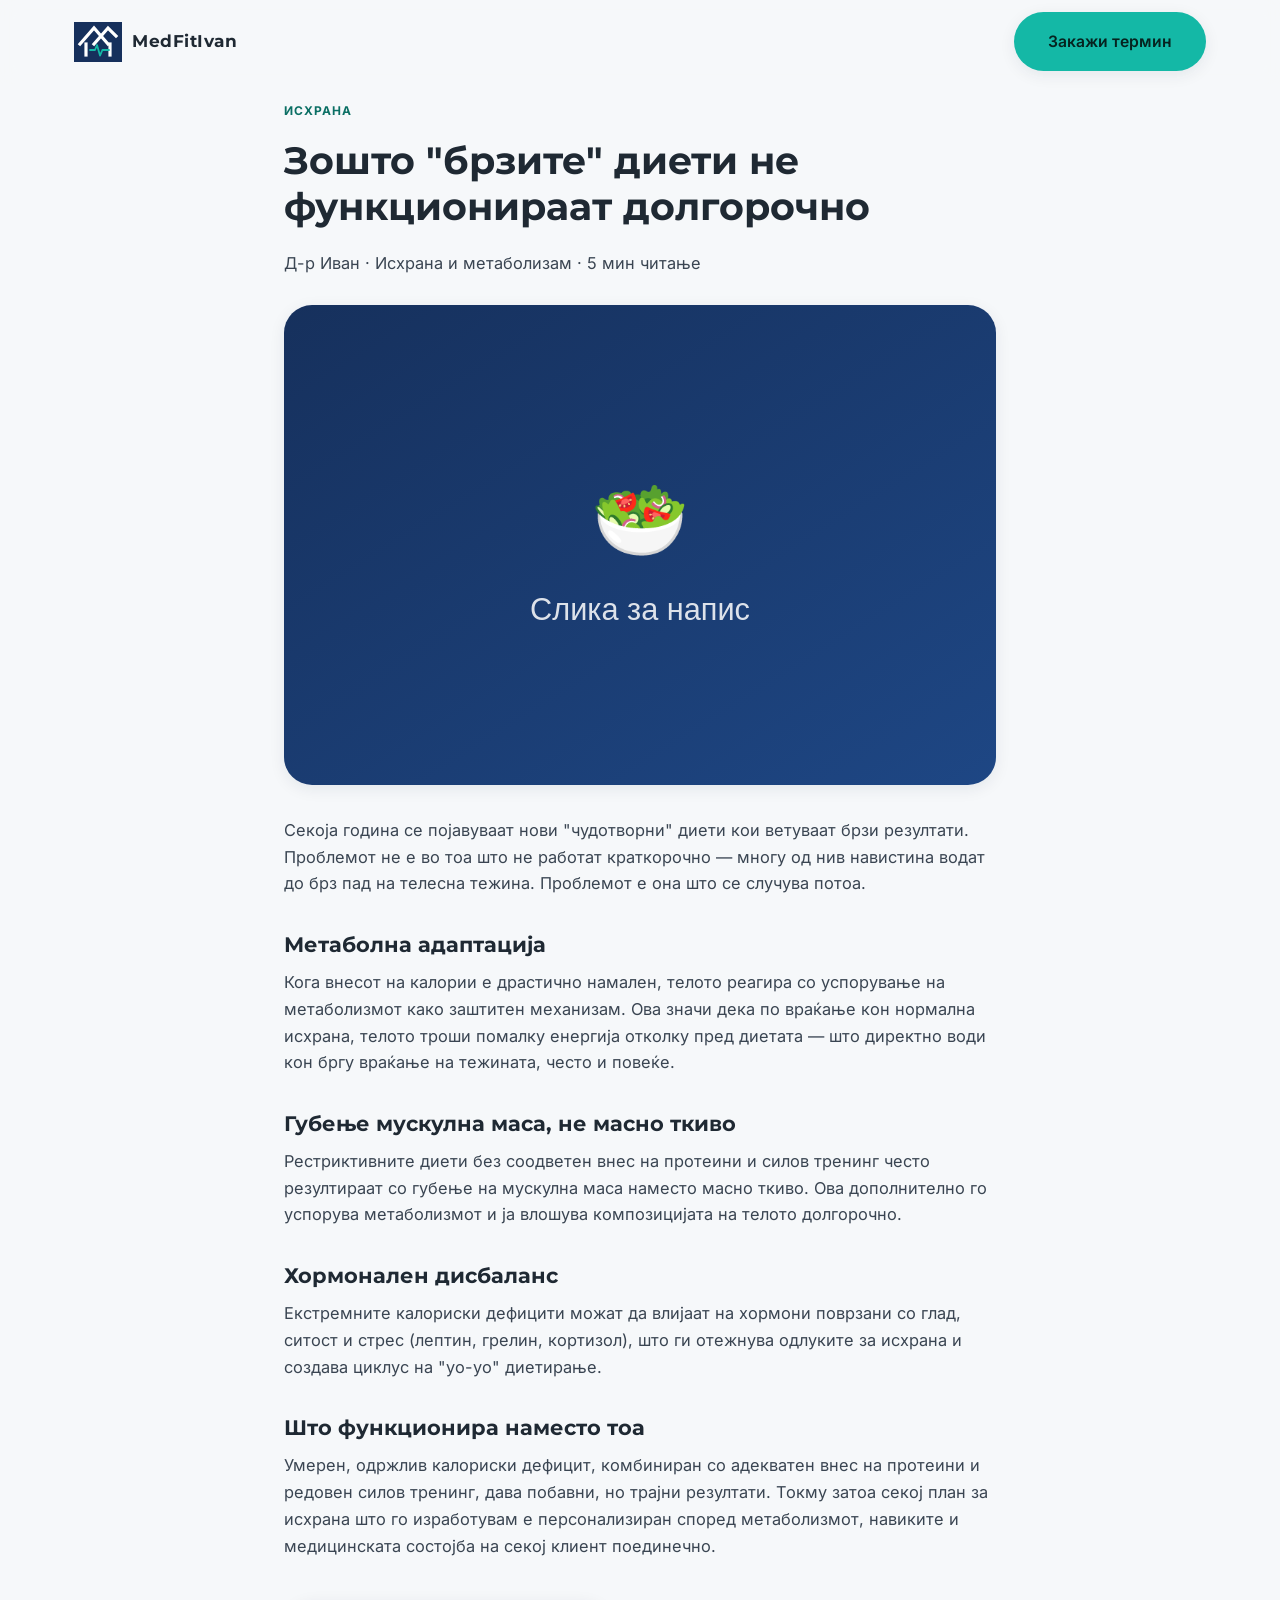
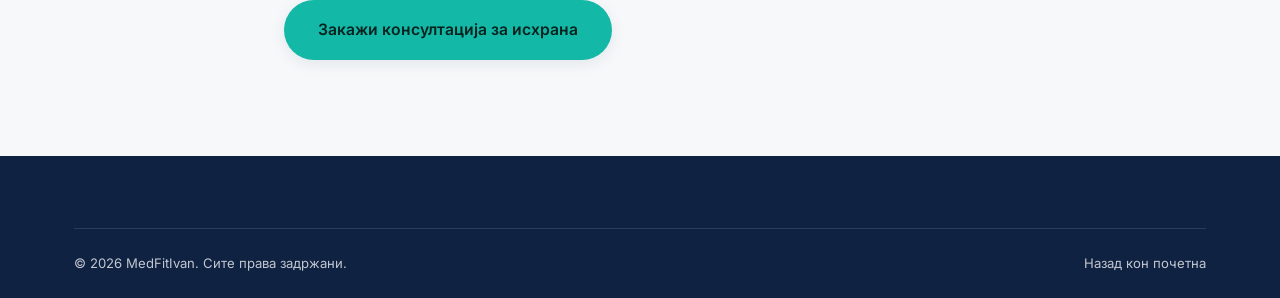
<file: blog/brzi-dieti.html>
<!DOCTYPE html>
<html lang="mk">
<head>
<meta charset="UTF-8">
<meta name="viewport" content="width=device-width, initial-scale=1.0">
<title>Зошто "брзите" диети не функционираат долгорочно | MedFitIvan Блог</title>
<meta name="description" content="Медицински поглед на тоа што навистина се случува со метаболизмот при рестриктивни диети и зошто одржливиот пристап дава подобри резултати.">
<link rel="canonical" href="https://www.medfitivan.example.com/blog/brzi-dieti.html">
<link rel="icon" href="../assets/img/logo-mark.svg" type="image/svg+xml">
<link rel="stylesheet" href="../assets/fonts/fonts.css">
<link rel="stylesheet" href="../css/style.css">
<link rel="stylesheet" href="blog.css">
</head>
<body>
<a class="skip-link" href="#main">Прескокни до содржина</a>
<header class="site-header is-scrolled">
  <div class="container">
    <a href="../index.html" class="brand" aria-label="MedFitIvan почетна">
      <img src="../assets/img/logo-mark.svg" alt="MedFitIvan лого" width="40" height="40">
      <span class="brand-name">MedFitIvan</span>
    </a>
    <nav class="main-nav" aria-label="Главна навигација">
      <a href="../index.html#about">За мене</a>
      <a href="../index.html#services">Услуги</a>
      <a href="../index.html#pricing">Пакети</a>
      <a href="../index.html#blog">Блог</a>
      <a href="../index.html#contact">Контакт</a>
    </nav>
    <div class="header-actions">
      <a href="../index.html#booking" class="btn btn-primary">Закажи термин</a>
    </div>
  </div>
</header>

<main id="main">
  <article class="section blog-article">
    <div class="container blog-article-container">
      <span class="blog-tag">Исхрана</span>
      <h1>Зошто "брзите" диети не функционираат долгорочно</h1>
      <p class="blog-meta">Д-р Иван · Исхрана и метаболизам · 5 мин читање</p>
      <img src="../assets/img/blog-2.svg" alt="Илустрација за исхрана и метаболизам" class="blog-article-cover" width="960" height="480" loading="eager">

      <p>Секоја година се појавуваат нови "чудотворни" диети кои ветуваат брзи резултати. Проблемот не е во тоа што не работат краткорочно — многу од нив навистина водат до брз пад на телесна тежина. Проблемот е она што се случува потоа.</p>

      <h2>Метаболна адаптација</h2>
      <p>Кога внесот на калории е драстично намален, телото реагира со успорување на метаболизмот како заштитен механизам. Ова значи дека по враќање кон нормална исхрана, телото троши помалку енергија отколку пред диетата — што директно води кон бргу враќање на тежината, често и повеќе.</p>

      <h2>Губење мускулна маса, не масно ткиво</h2>
      <p>Рестриктивните диети без соодветен внес на протеини и силов тренинг често резултираат со губење на мускулна маса наместо масно ткиво. Ова дополнително го успорува метаболизмот и ја влошува композицијата на телото долгорочно.</p>

      <h2>Хормонален дисбаланс</h2>
      <p>Екстремните калориски дефицити можат да влијаат на хормони поврзани со глад, ситост и стрес (лептин, грелин, кортизол), што ги отежнува одлуките за исхрана и создава циклус на "yo-yo" диетирање.</p>

      <h2>Што функционира наместо тоа</h2>
      <p>Умерен, одржлив калориски дефицит, комбиниран со адекватен внес на протеини и редовен силов тренинг, дава побавни, но трајни резултати. Токму затоа секој план за исхрана што го изработувам е персонализиран според метаболизмот, навиките и медицинската состојба на секој клиент поединечно.</p>

      <a href="../index.html#booking" class="btn btn-primary">Закажи консултација за исхрана</a>
    </div>
  </article>
</main>

<footer class="site-footer">
  <div class="container">
    <div class="footer-bottom">
      <span>© <span id="currentYear"></span> MedFitIvan. Сите права задржани.</span>
      <a href="../index.html">Назад кон почетна</a>
    </div>
  </div>
</footer>
<script src="../js/main.js" defer></script>
</body>
</html>
</file>
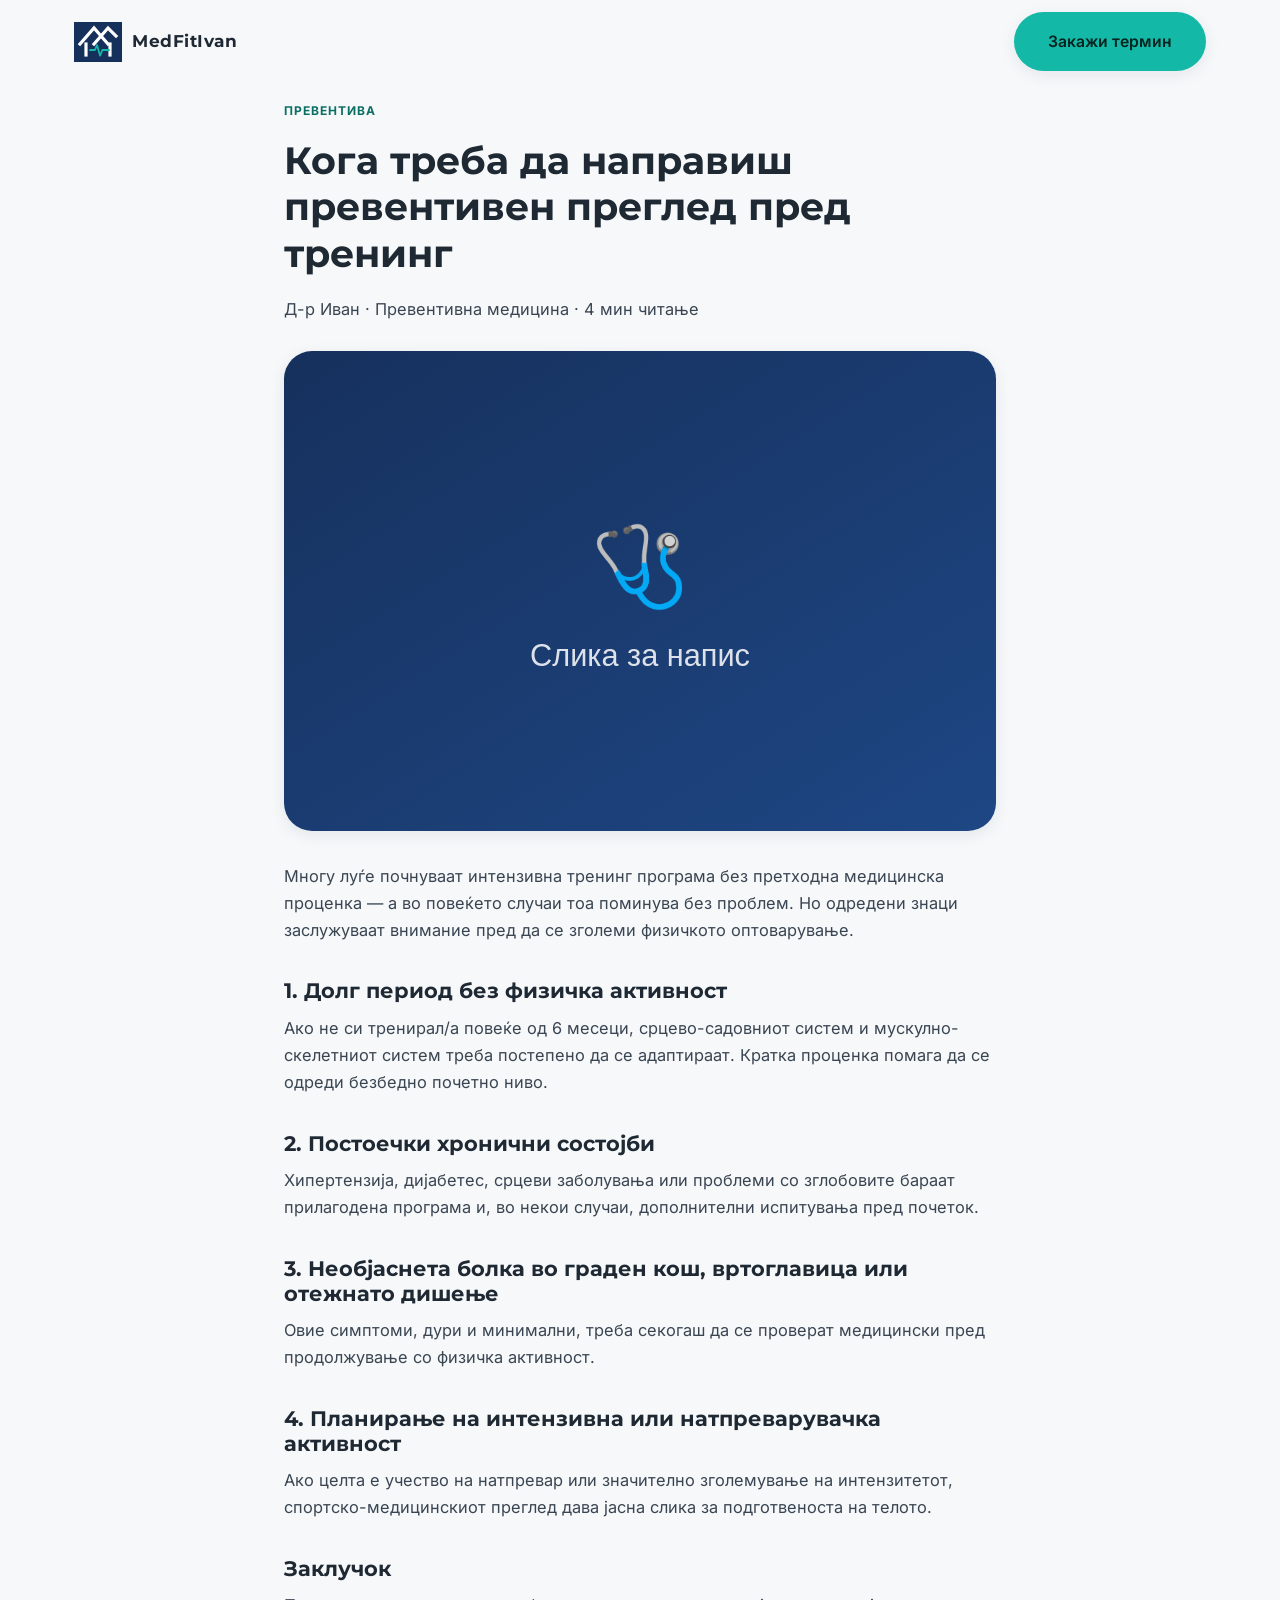
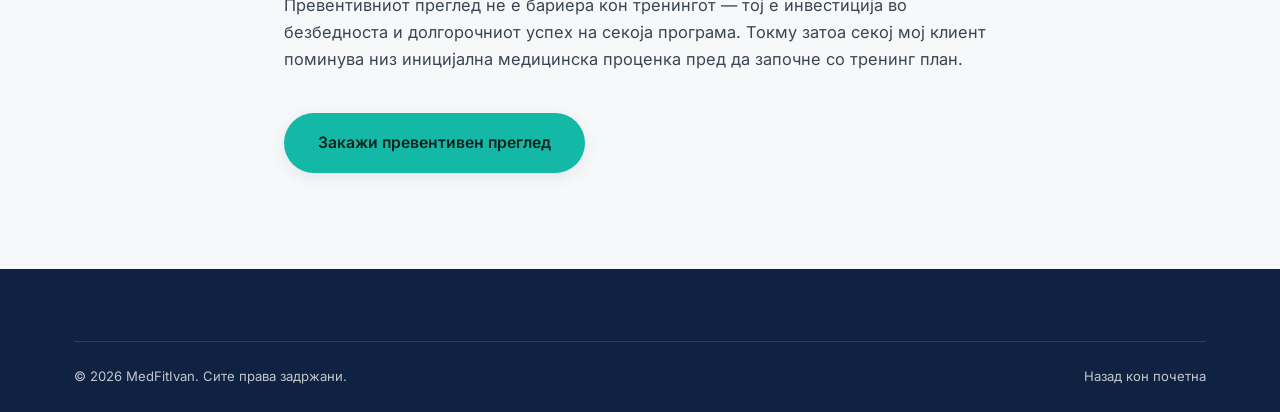
<file: blog/preventiven-pregled.html>
<!DOCTYPE html>
<html lang="mk">
<head>
<meta charset="UTF-8">
<meta name="viewport" content="width=device-width, initial-scale=1.0">
<title>Кога треба да направиш превентивен преглед пред тренинг | MedFitIvan Блог</title>
<meta name="description" content="Знаци кои укажуваат дека е време за медицинска проценка пред почеток на нова тренинг програма — водич од доктор и фитнес тренер.">
<link rel="canonical" href="https://www.medfitivan.example.com/blog/preventiven-pregled.html">
<link rel="icon" href="../assets/img/logo-mark.svg" type="image/svg+xml">
<link rel="stylesheet" href="../assets/fonts/fonts.css">
<link rel="stylesheet" href="../css/style.css">
<link rel="stylesheet" href="blog.css">
</head>
<body>
<a class="skip-link" href="#main">Прескокни до содржина</a>
<header class="site-header is-scrolled">
  <div class="container">
    <a href="../index.html" class="brand" aria-label="MedFitIvan почетна">
      <img src="../assets/img/logo-mark.svg" alt="MedFitIvan лого" width="40" height="40">
      <span class="brand-name">MedFitIvan</span>
    </a>
    <nav class="main-nav" aria-label="Главна навигација">
      <a href="../index.html#about">За мене</a>
      <a href="../index.html#services">Услуги</a>
      <a href="../index.html#pricing">Пакети</a>
      <a href="../index.html#blog">Блог</a>
      <a href="../index.html#contact">Контакт</a>
    </nav>
    <div class="header-actions">
      <a href="../index.html#booking" class="btn btn-primary">Закажи термин</a>
    </div>
  </div>
</header>

<main id="main">
  <article class="section blog-article">
    <div class="container blog-article-container">
      <span class="blog-tag">Превентива</span>
      <h1>Кога треба да направиш превентивен преглед пред тренинг</h1>
      <p class="blog-meta">Д-р Иван · Превентивна медицина · 4 мин читање</p>
      <img src="../assets/img/blog-3.svg" alt="Илустрација за превентивни медицински прегледи" class="blog-article-cover" width="960" height="480" loading="eager">

      <p>Многу луѓе почнуваат интензивна тренинг програма без претходна медицинска проценка — а во повеќето случаи тоа поминува без проблем. Но одредени знаци заслужуваат внимание пред да се зголеми физичкото оптоварување.</p>

      <h2>1. Долг период без физичка активност</h2>
      <p>Ако не си тренирал/а повеќе од 6 месеци, срцево-садовниот систем и мускулно-скелетниот систем треба постепено да се адаптираат. Кратка проценка помага да се одреди безбедно почетно ниво.</p>

      <h2>2. Постоечки хронични состојби</h2>
      <p>Хипертензија, дијабетес, срцеви заболувања или проблеми со зглобовите бараат прилагодена програма и, во некои случаи, дополнителни испитувања пред почеток.</p>

      <h2>3. Необјаснета болка во граден кош, вртоглавица или отежнато дишење</h2>
      <p>Овие симптоми, дури и минимални, треба секогаш да се проверат медицински пред продолжување со физичка активност.</p>

      <h2>4. Планирање на интензивна или натпреварувачка активност</h2>
      <p>Ако целта е учество на натпревар или значително зголемување на интензитетот, спортско-медицинскиот преглед дава јасна слика за подготвеноста на телото.</p>

      <h2>Заклучок</h2>
      <p>Превентивниот преглед не е бариера кон тренингот — тој е инвестиција во безбедноста и долгорочниот успех на секоја програма. Токму затоа секој мој клиент поминува низ иницијална медицинска проценка пред да започне со тренинг план.</p>

      <a href="../index.html#booking" class="btn btn-primary">Закажи превентивен преглед</a>
    </div>
  </article>
</main>

<footer class="site-footer">
  <div class="container">
    <div class="footer-bottom">
      <span>© <span id="currentYear"></span> MedFitIvan. Сите права задржани.</span>
      <a href="../index.html">Назад кон почетна</a>
    </div>
  </div>
</footer>
<script src="../js/main.js" defer></script>
</body>
</html>
</file>
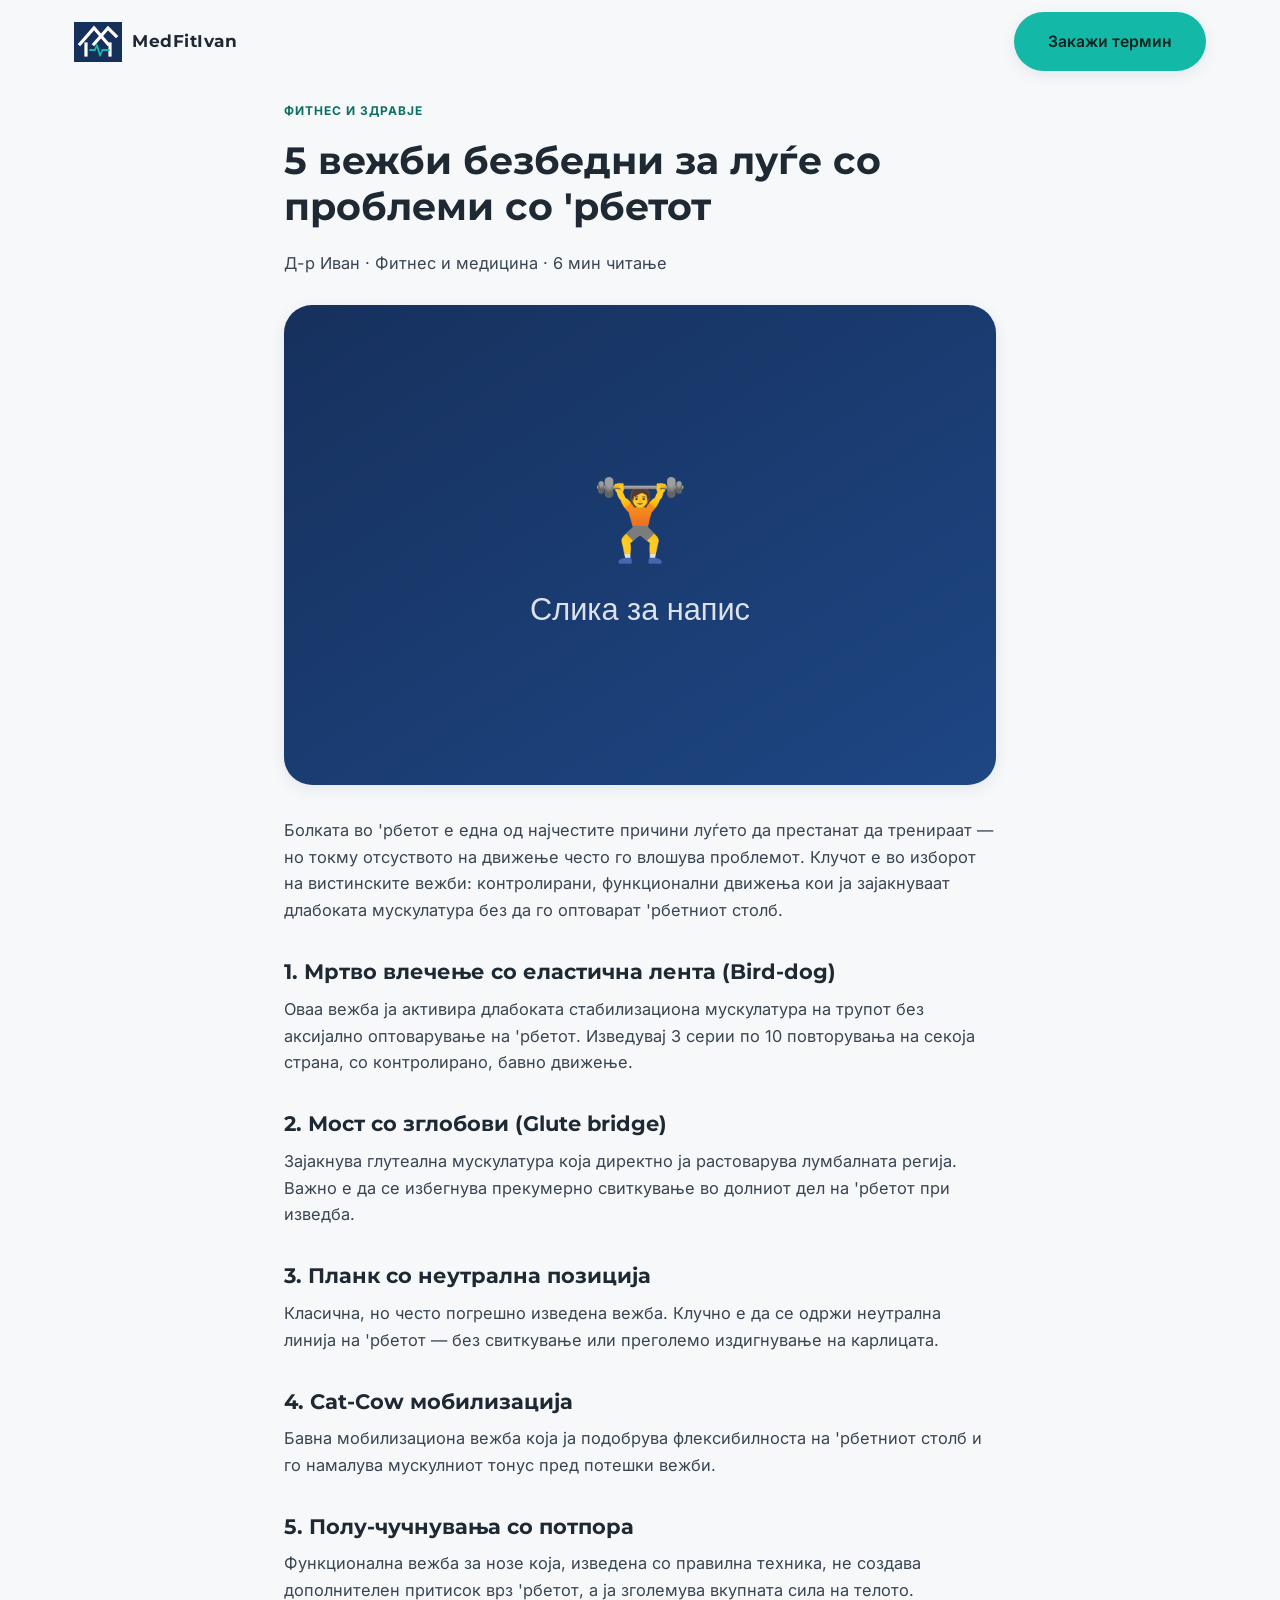
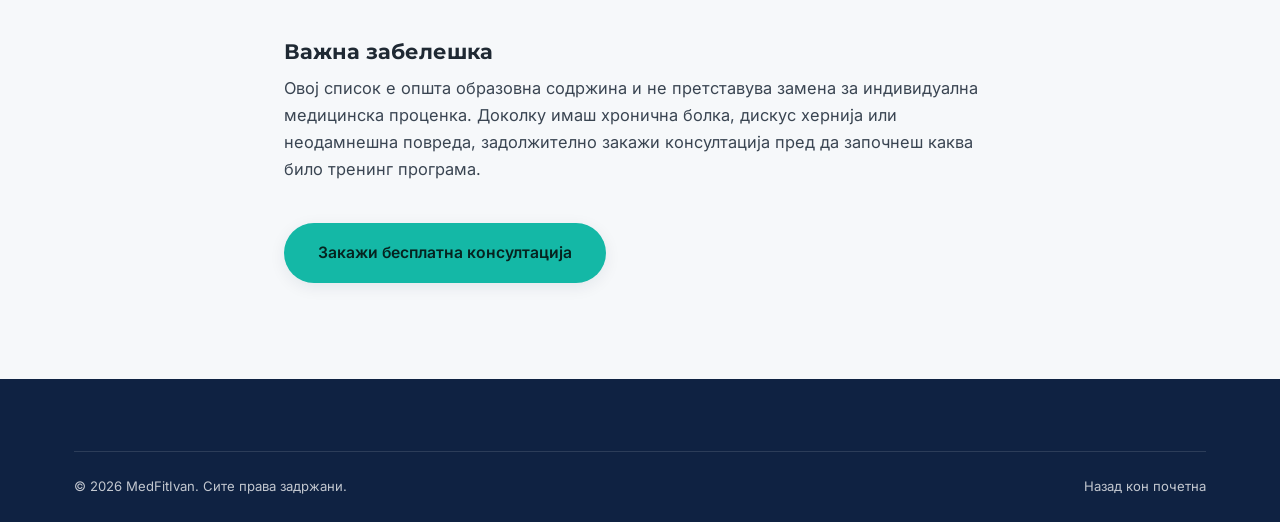
<file: blog/vezhbi-za-rbet.html>
<!DOCTYPE html>
<html lang="mk">
<head>
<meta charset="UTF-8">
<meta name="viewport" content="width=device-width, initial-scale=1.0">
<title>5 вежби безбедни за луѓе со проблеми со 'рбетот | MedFitIvan Блог</title>
<meta name="description" content="Практичен водич за функционални вежби кои ја зајакнуваат 'рбетната мускулатура без ризик од повреда, изработен од доктор и фитнес тренер.">
<link rel="canonical" href="https://www.medfitivan.example.com/blog/vezhbi-za-rbet.html">
<link rel="icon" href="../assets/img/logo-mark.svg" type="image/svg+xml">
<link rel="stylesheet" href="../assets/fonts/fonts.css">
<link rel="stylesheet" href="../css/style.css">
<link rel="stylesheet" href="blog.css">
</head>
<body>
<a class="skip-link" href="#main">Прескокни до содржина</a>
<header class="site-header is-scrolled">
  <div class="container">
    <a href="../index.html" class="brand" aria-label="MedFitIvan почетна">
      <img src="../assets/img/logo-mark.svg" alt="MedFitIvan лого" width="40" height="40">
      <span class="brand-name">MedFitIvan</span>
    </a>
    <nav class="main-nav" aria-label="Главна навигација">
      <a href="../index.html#about">За мене</a>
      <a href="../index.html#services">Услуги</a>
      <a href="../index.html#pricing">Пакети</a>
      <a href="../index.html#blog">Блог</a>
      <a href="../index.html#contact">Контакт</a>
    </nav>
    <div class="header-actions">
      <a href="../index.html#booking" class="btn btn-primary">Закажи термин</a>
    </div>
  </div>
</header>

<main id="main">
  <article class="section blog-article">
    <div class="container blog-article-container">
      <span class="blog-tag">Фитнес и здравје</span>
      <h1>5 вежби безбедни за луѓе со проблеми со 'рбетот</h1>
      <p class="blog-meta">Д-р Иван · Фитнес и медицина · 6 мин читање</p>
      <img src="../assets/img/blog-1.svg" alt="Илустрација на функционални вежби за 'рбетна мускулатура" class="blog-article-cover" width="960" height="480" loading="eager">

      <p>Болката во 'рбетот е една од најчестите причини луѓето да престанат да тренираат — но токму отсуството на движење често го влошува проблемот. Клучот е во изборот на вистинските вежби: контролирани, функционални движења кои ја зајакнуваат длабоката мускулатура без да го оптоварат 'рбетниот столб.</p>

      <h2>1. Мртво влечење со еластична лента (Bird-dog)</h2>
      <p>Оваа вежба ја активира длабоката стабилизациона мускулатура на трупот без аксијално оптоварување на 'рбетот. Изведувај 3 серии по 10 повторувања на секоја страна, со контролирано, бавно движење.</p>

      <h2>2. Мост со зглобови (Glute bridge)</h2>
      <p>Зајакнува глутеална мускулатура која директно ја растоварува лумбалната регија. Важно е да се избегнува прекумерно свиткување во долниот дел на 'рбетот при изведба.</p>

      <h2>3. Планк со неутрална позиција</h2>
      <p>Класична, но често погрешно изведена вежба. Клучно е да се одржи неутрална линија на 'рбетот — без свиткување или преголемо издигнување на карлицата.</p>

      <h2>4. Cat-Cow мобилизација</h2>
      <p>Бавна мобилизациона вежба која ја подобрува флексибилноста на 'рбетниот столб и го намалува мускулниот тонус пред потешки вежби.</p>

      <h2>5. Полу-чучнувања со потпора</h2>
      <p>Функционална вежба за нозе која, изведена со правилна техника, не создава дополнителен притисок врз 'рбетот, а ја зголемува вкупната сила на телото.</p>

      <h2>Важна забелешка</h2>
      <p>Овој список е општа образовна содржина и не претставува замена за индивидуална медицинска проценка. Доколку имаш хронична болка, дискус хернија или неодамнешна повреда, задолжително закажи консултација пред да започнеш каква било тренинг програма.</p>

      <a href="../index.html#booking" class="btn btn-primary">Закажи бесплатна консултација</a>
    </div>
  </article>
</main>

<footer class="site-footer">
  <div class="container">
    <div class="footer-bottom">
      <span>© <span id="currentYear"></span> MedFitIvan. Сите права задржани.</span>
      <a href="../index.html">Назад кон почетна</a>
    </div>
  </div>
</footer>
<script src="../js/main.js" defer></script>
</body>
</html>
</file>
<file: assets/fonts/fonts.css>
@font-face {
  font-family: 'Inter';
  font-style: normal;
  font-weight: 400;
  font-display: swap;
  src: url('inter-cyrillic-ext.woff2') format('woff2');
  unicode-range: U+0460-052F, U+1C80-1C8A, U+20B4, U+2DE0-2DFF, U+A640-A69F, U+FE2E-FE2F;
}

@font-face {
  font-family: 'Inter';
  font-style: normal;
  font-weight: 400;
  font-display: swap;
  src: url('inter-cyrillic.woff2') format('woff2');
  unicode-range: U+0301, U+0400-045F, U+0490-0491, U+04B0-04B1, U+2116;
}

@font-face {
  font-family: 'Inter';
  font-style: normal;
  font-weight: 400;
  font-display: swap;
  src: url('inter-latin.woff2') format('woff2');
  unicode-range: U+0000-00FF, U+0131, U+0152-0153, U+02BB-02BC, U+02C6, U+02DA, U+02DC, U+0304, U+0308, U+0329, U+2000-206F, U+20AC, U+2122, U+2191, U+2193, U+2212, U+2215, U+FEFF, U+FFFD;
}

@font-face {
  font-family: 'Inter';
  font-style: normal;
  font-weight: 500;
  font-display: swap;
  src: url('inter-cyrillic-ext.woff2') format('woff2');
  unicode-range: U+0460-052F, U+1C80-1C8A, U+20B4, U+2DE0-2DFF, U+A640-A69F, U+FE2E-FE2F;
}

@font-face {
  font-family: 'Inter';
  font-style: normal;
  font-weight: 500;
  font-display: swap;
  src: url('inter-cyrillic.woff2') format('woff2');
  unicode-range: U+0301, U+0400-045F, U+0490-0491, U+04B0-04B1, U+2116;
}

@font-face {
  font-family: 'Inter';
  font-style: normal;
  font-weight: 500;
  font-display: swap;
  src: url('inter-latin.woff2') format('woff2');
  unicode-range: U+0000-00FF, U+0131, U+0152-0153, U+02BB-02BC, U+02C6, U+02DA, U+02DC, U+0304, U+0308, U+0329, U+2000-206F, U+20AC, U+2122, U+2191, U+2193, U+2212, U+2215, U+FEFF, U+FFFD;
}

@font-face {
  font-family: 'Inter';
  font-style: normal;
  font-weight: 600;
  font-display: swap;
  src: url('inter-cyrillic-ext.woff2') format('woff2');
  unicode-range: U+0460-052F, U+1C80-1C8A, U+20B4, U+2DE0-2DFF, U+A640-A69F, U+FE2E-FE2F;
}

@font-face {
  font-family: 'Inter';
  font-style: normal;
  font-weight: 600;
  font-display: swap;
  src: url('inter-cyrillic.woff2') format('woff2');
  unicode-range: U+0301, U+0400-045F, U+0490-0491, U+04B0-04B1, U+2116;
}

@font-face {
  font-family: 'Inter';
  font-style: normal;
  font-weight: 600;
  font-display: swap;
  src: url('inter-latin.woff2') format('woff2');
  unicode-range: U+0000-00FF, U+0131, U+0152-0153, U+02BB-02BC, U+02C6, U+02DA, U+02DC, U+0304, U+0308, U+0329, U+2000-206F, U+20AC, U+2122, U+2191, U+2193, U+2212, U+2215, U+FEFF, U+FFFD;
}

@font-face {
  font-family: 'Inter';
  font-style: normal;
  font-weight: 700;
  font-display: swap;
  src: url('inter-cyrillic-ext.woff2') format('woff2');
  unicode-range: U+0460-052F, U+1C80-1C8A, U+20B4, U+2DE0-2DFF, U+A640-A69F, U+FE2E-FE2F;
}

@font-face {
  font-family: 'Inter';
  font-style: normal;
  font-weight: 700;
  font-display: swap;
  src: url('inter-cyrillic.woff2') format('woff2');
  unicode-range: U+0301, U+0400-045F, U+0490-0491, U+04B0-04B1, U+2116;
}

@font-face {
  font-family: 'Inter';
  font-style: normal;
  font-weight: 700;
  font-display: swap;
  src: url('inter-latin.woff2') format('woff2');
  unicode-range: U+0000-00FF, U+0131, U+0152-0153, U+02BB-02BC, U+02C6, U+02DA, U+02DC, U+0304, U+0308, U+0329, U+2000-206F, U+20AC, U+2122, U+2191, U+2193, U+2212, U+2215, U+FEFF, U+FFFD;
}

@font-face {
  font-family: 'Montserrat';
  font-style: normal;
  font-weight: 600;
  font-display: swap;
  src: url('montserrat-cyrillic-ext.woff2') format('woff2');
  unicode-range: U+0460-052F, U+1C80-1C8A, U+20B4, U+2DE0-2DFF, U+A640-A69F, U+FE2E-FE2F;
}

@font-face {
  font-family: 'Montserrat';
  font-style: normal;
  font-weight: 600;
  font-display: swap;
  src: url('montserrat-cyrillic.woff2') format('woff2');
  unicode-range: U+0301, U+0400-045F, U+0490-0491, U+04B0-04B1, U+2116;
}

@font-face {
  font-family: 'Montserrat';
  font-style: normal;
  font-weight: 600;
  font-display: swap;
  src: url('montserrat-latin.woff2') format('woff2');
  unicode-range: U+0000-00FF, U+0131, U+0152-0153, U+02BB-02BC, U+02C6, U+02DA, U+02DC, U+0304, U+0308, U+0329, U+2000-206F, U+20AC, U+2122, U+2191, U+2193, U+2212, U+2215, U+FEFF, U+FFFD;
}

@font-face {
  font-family: 'Montserrat';
  font-style: normal;
  font-weight: 700;
  font-display: swap;
  src: url('montserrat-cyrillic-ext.woff2') format('woff2');
  unicode-range: U+0460-052F, U+1C80-1C8A, U+20B4, U+2DE0-2DFF, U+A640-A69F, U+FE2E-FE2F;
}

@font-face {
  font-family: 'Montserrat';
  font-style: normal;
  font-weight: 700;
  font-display: swap;
  src: url('montserrat-cyrillic.woff2') format('woff2');
  unicode-range: U+0301, U+0400-045F, U+0490-0491, U+04B0-04B1, U+2116;
}

@font-face {
  font-family: 'Montserrat';
  font-style: normal;
  font-weight: 700;
  font-display: swap;
  src: url('montserrat-latin.woff2') format('woff2');
  unicode-range: U+0000-00FF, U+0131, U+0152-0153, U+02BB-02BC, U+02C6, U+02DA, U+02DC, U+0304, U+0308, U+0329, U+2000-206F, U+20AC, U+2122, U+2191, U+2193, U+2212, U+2215, U+FEFF, U+FFFD;
}
</file>
<file: css/style.css>
/* =========================================================
   MedFitIvan — Design System
   Медицинска сериозност + фитнес енергија
   ========================================================= */

:root {
  /* Brand colors (extracted/derived from logo) */
  --navy-900: #0f2242;
  --navy-800: #16305c;
  --navy-700: #1e4785;
  --charcoal: #1f2933;
  --charcoal-soft: #3a4552;
  --white: #ffffff;
  --off-white: #f6f8fa;
  --grey-100: #eceff2;
  --grey-300: #d6dce2;
  --accent: #14b8a6;
  --accent-dark: #0b6f64;
  --gold: #7d640f;
  /* Always-white text/borders for permanently-dark surfaces (hero, footer, why-section, booking-info) — does not flip with theme */
  --on-dark: #ffffff;
  /* Always-navy text for permanently-light surfaces (e.g. button hover states that invert to solid white) — does not flip with theme */
  --on-light: #16305c;

  --font-heading: 'Montserrat', 'Segoe UI', sans-serif;
  --font-body: 'Inter', 'Segoe UI', sans-serif;

  --container-w: 1180px;
  --radius-s: 8px;
  --radius-m: 16px;
  --radius-l: 28px;
  --shadow-s: 0 4px 16px rgba(15, 34, 66, 0.08);
  --shadow-m: 0 12px 32px rgba(15, 34, 66, 0.12);
  --shadow-l: 0 24px 60px rgba(15, 34, 66, 0.18);
  --transition: 0.35s cubic-bezier(0.4, 0, 0.2, 1);

  --header-h: 84px;
}

:root[data-theme='dark'] {
  --off-white: #0b1626;
  --white: #101f36;
  --grey-100: #16273f;
  --grey-300: #223a5c;
  --charcoal: #eef2f6;
  --charcoal-soft: #c3ccd6;
  --navy-800: #1e4785;
  --navy-900: #0b1626;
  --accent-dark: #2dd4c0;
  --gold: #c9a227;
}

/* ---------- Reset ---------- */
*, *::before, *::after { box-sizing: border-box; }
html { scroll-behavior: smooth; overflow-x: hidden; }
body {
  margin: 0;
  overflow-x: hidden;
  font-family: var(--font-body);
  color: var(--charcoal);
  background: var(--off-white);
  line-height: 1.65;
  -webkit-font-smoothing: antialiased;
  transition: background var(--transition), color var(--transition);
}
img { max-width: 100%; display: block; }
a { color: inherit; text-decoration: none; }
ul { list-style: none; margin: 0; padding: 0; }
button { font-family: inherit; cursor: pointer; }
h1, h2, h3, h4 { font-family: var(--font-heading); color: var(--charcoal); margin: 0 0 0.5em; line-height: 1.2; }
p { margin: 0 0 1em; }
:focus-visible { outline: 3px solid var(--accent); outline-offset: 3px; }

.container {
  width: 100%;
  max-width: var(--container-w);
  margin: 0 auto;
  padding: 0 24px;
}

.section {
  padding: 96px 0;
  position: relative;
}
.section--alt { background: var(--white); }
.section-tag {
  display: inline-block;
  font-size: 0.8rem;
  font-weight: 700;
  letter-spacing: 2px;
  text-transform: uppercase;
  color: var(--accent-dark);
  background: rgba(20, 184, 166, 0.1);
  padding: 6px 16px;
  border-radius: 999px;
  margin-bottom: 16px;
}
.section-head { max-width: 680px; margin: 0 auto 56px; text-align: center; }
.section-head h2 { font-size: clamp(1.8rem, 3vw, 2.6rem); }
.section-head p { color: var(--charcoal-soft); font-size: 1.05rem; }

/* ---------- Buttons ---------- */
.btn {
  display: inline-flex;
  align-items: center;
  gap: 8px;
  padding: 15px 32px;
  border-radius: 999px;
  font-weight: 600;
  font-size: 0.98rem;
  border: 2px solid transparent;
  transition: transform var(--transition), box-shadow var(--transition), background var(--transition), color var(--transition);
  white-space: nowrap;
}
.btn:hover { transform: translateY(-3px); }
.btn-primary { background: var(--accent); color: #06231f; box-shadow: var(--shadow-s); }
.btn-primary:hover { background: var(--accent-dark); box-shadow: var(--shadow-m); }
.btn-outline { border-color: var(--on-dark); color: var(--on-dark); }
.btn-outline:hover { background: var(--on-dark); color: var(--on-light); }
.btn-navy { background: var(--navy-800); color: var(--on-dark); }
.btn-navy:hover { background: var(--navy-900); box-shadow: var(--shadow-m); }
.btn-block { width: 100%; justify-content: center; }

/* ---------- Header ---------- */
.site-header {
  position: fixed;
  top: 0; left: 0; right: 0;
  height: var(--header-h);
  display: flex;
  align-items: center;
  z-index: 1000;
  background: rgba(246, 248, 250, 0.85);
  backdrop-filter: blur(10px);
  border-bottom: 1px solid transparent;
  transition: background var(--transition), border-color var(--transition), box-shadow var(--transition);
}
.site-header.is-scrolled {
  border-color: var(--grey-300);
  box-shadow: var(--shadow-s);
}
:root[data-theme='dark'] .site-header { background: rgba(11, 22, 38, 0.85); }

.site-header .container { display: flex; align-items: center; justify-content: space-between; gap: 24px; }
.brand { display: flex; align-items: center; gap: 10px; flex-shrink: 0; }
.brand img { height: 40px; width: auto; }
.brand-name { font-family: var(--font-heading); font-weight: 700; font-size: 1.05rem; color: var(--charcoal); letter-spacing: 0.5px; }

.main-nav { display: flex; align-items: center; gap: 4px; }
.main-nav a {
  padding: 10px 12px;
  font-weight: 500;
  font-size: 0.95rem;
  white-space: nowrap;
  color: var(--charcoal-soft);
  border-radius: 999px;
  transition: background var(--transition), color var(--transition);
}
.main-nav a:hover, .main-nav a.is-active { background: var(--grey-100); color: var(--charcoal); }

.header-actions { display: flex; align-items: center; gap: 10px; flex-shrink: 0; }
.theme-toggle {
  width: 42px; height: 42px;
  border-radius: 50%;
  border: 1px solid var(--grey-300);
  background: var(--white);
  display: flex; align-items: center; justify-content: center;
  font-size: 1.1rem;
}

.nav-toggle {
  display: none;
  width: 44px; height: 44px;
  border: none;
  background: transparent;
  flex-direction: column;
  justify-content: center;
  align-items: center;
  gap: 5px;
}
.nav-toggle span { width: 24px; height: 2.5px; background: var(--charcoal); border-radius: 2px; transition: transform var(--transition), opacity var(--transition); }
.nav-toggle.is-open span:nth-child(1) { transform: translateY(7.5px) rotate(45deg); }
.nav-toggle.is-open span:nth-child(2) { opacity: 0; }
.nav-toggle.is-open span:nth-child(3) { transform: translateY(-7.5px) rotate(-45deg); }

/* Sticky floating CTA (mobile) */
.sticky-cta {
  position: fixed;
  bottom: 20px; left: 50%;
  transform: translateX(-50%);
  z-index: 999;
  display: none;
}

/* ---------- Hero ---------- */
.hero {
  min-height: 100vh;
  display: flex;
  align-items: center;
  padding-top: var(--header-h);
  background:
    radial-gradient(circle at 85% 20%, rgba(20, 184, 166, 0.18), transparent 45%),
    linear-gradient(160deg, var(--navy-900) 0%, var(--navy-800) 55%, var(--navy-700) 100%);
  color: var(--on-dark);
  overflow: hidden;
  position: relative;
}
.hero::before {
  content: '';
  position: absolute;
  inset: 0;
  background-image: radial-gradient(rgba(255,255,255,0.08) 1px, transparent 1px);
  background-size: 28px 28px;
  opacity: 0.5;
  pointer-events: none;
}
.hero .container { display: grid; grid-template-columns: 1.1fr 0.9fr; gap: 56px; align-items: center; position: relative; z-index: 1; }
.hero-eyebrow {
  display: inline-flex; align-items: center; gap: 8px;
  font-size: 0.82rem; font-weight: 600; letter-spacing: 1.5px; text-transform: uppercase;
  color: var(--accent);
  background: rgba(20, 184, 166, 0.12);
  border: 1px solid rgba(20, 184, 166, 0.35);
  padding: 8px 18px; border-radius: 999px; margin-bottom: 24px;
}
.hero h1 { color: var(--on-dark); font-size: clamp(2.2rem, 4.2vw, 3.4rem); margin-bottom: 20px; }
.hero h1 span { color: var(--accent); }
.hero p.lead { color: rgba(255,255,255,0.82); font-size: 1.15rem; max-width: 540px; margin-bottom: 32px; }
.hero-actions { display: flex; flex-wrap: wrap; gap: 16px; margin-bottom: 40px; }
.hero-stats { display: flex; gap: 36px; flex-wrap: wrap; }
.hero-stats div strong { display: block; font-family: var(--font-heading); font-size: 1.7rem; color: var(--on-dark); }
.hero-stats div span { color: rgba(255,255,255,0.65); font-size: 0.88rem; }

.hero-visual { position: relative; }
.hero-card {
  background: rgba(255,255,255,0.06);
  border: 1px solid rgba(255,255,255,0.15);
  border-radius: var(--radius-l);
  padding: 20px;
  backdrop-filter: blur(6px);
}
.hero-card img { border-radius: var(--radius-m); aspect-ratio: 4/5; object-fit: cover; width: 100%; }
.hero-badge {
  position: absolute;
  bottom: -24px; left: -24px;
  background: var(--white);
  color: var(--charcoal);
  border-radius: var(--radius-m);
  padding: 18px 22px;
  box-shadow: var(--shadow-l);
  display: flex; align-items: center; gap: 12px;
  max-width: 240px;
}
.hero-badge .icon { font-size: 1.6rem; }
.hero-badge strong { display: block; font-size: 0.95rem; }
.hero-badge span { font-size: 0.8rem; color: var(--charcoal-soft); }

/* ---------- Trust strip ---------- */
.trust-strip { background: var(--white); border-bottom: 1px solid var(--grey-100); padding: 28px 0; }
.trust-strip .container { display: flex; flex-wrap: wrap; justify-content: space-between; gap: 20px; align-items: center; }
.trust-item { display: flex; align-items: center; gap: 10px; color: var(--charcoal-soft); font-size: 0.92rem; font-weight: 600; }
.trust-item .icon { color: var(--accent-dark); font-size: 1.2rem; }

/* ---------- About ---------- */
.about-grid { display: grid; grid-template-columns: 0.85fr 1.15fr; gap: 64px; align-items: center; }
.about-media { position: relative; }
.about-media img { border-radius: var(--radius-l); box-shadow: var(--shadow-m); }
.about-media .credential-chip {
  position: absolute; top: 24px; right: -20px;
  background: var(--navy-800); color: var(--on-dark);
  padding: 10px 18px; border-radius: 999px;
  font-size: 0.82rem; font-weight: 600;
  box-shadow: var(--shadow-m);
}
/* ---------- Video placeholder (welcome video, video testimonials) ---------- */
.video-placeholder {
  position: relative;
  display: flex; flex-direction: column; align-items: center; justify-content: center; gap: 12px;
  width: 100%; aspect-ratio: 16 / 9;
  background: linear-gradient(160deg, var(--navy-900) 0%, var(--navy-800) 100%);
  border: none; border-radius: var(--radius-m);
  cursor: pointer; color: var(--on-dark);
  font-family: inherit;
  transition: transform var(--transition), box-shadow var(--transition);
}
.video-placeholder:hover { transform: translateY(-3px); box-shadow: var(--shadow-m); }
.video-placeholder .play-icon {
  width: 52px; height: 52px; border-radius: 50%;
  background: var(--accent); color: #06231f;
  display: flex; align-items: center; justify-content: center;
  font-size: 1.2rem; padding-left: 4px;
  transition: transform var(--transition);
}
.video-placeholder:hover .play-icon { transform: scale(1.08); }
.video-placeholder .video-caption { font-size: 0.88rem; font-weight: 600; }
.about-video {
  margin-top: 16px;
  width: 100%; aspect-ratio: 16 / 9;
  border-radius: var(--radius-m);
  box-shadow: var(--shadow-m);
  background: var(--navy-900);
  object-fit: cover;
}

.about-copy h3 { font-size: 1.3rem; margin-top: 28px; }
.philosophy-list { display: grid; gap: 16px; margin-top: 24px; }
.philosophy-item { display: flex; gap: 14px; align-items: flex-start; }
.philosophy-item .icon {
  flex-shrink: 0; width: 40px; height: 40px; border-radius: 12px;
  background: rgba(20,184,166,0.12); color: var(--accent-dark);
  display: flex; align-items: center; justify-content: center; font-size: 1.1rem;
}

/* ---------- Work experience & interests ---------- */
.experience-grid { display: grid; grid-template-columns: 1fr 1fr; gap: 56px; }
.experience-heading { display: flex; align-items: center; gap: 10px; font-size: 1.15rem; margin-bottom: 24px; }

.timeline { display: grid; gap: 22px; }
.timeline-item { position: relative; padding-left: 26px; }
.timeline-item::before {
  content: ''; position: absolute; left: 0; top: 6px;
  width: 10px; height: 10px; border-radius: 50%; background: var(--accent);
}
.timeline-item::after {
  content: ''; position: absolute; left: 4px; top: 16px; bottom: -22px;
  width: 2px; background: var(--grey-300);
}
.timeline-item:last-child::after { display: none; }
.timeline-date { display: block; font-size: 0.78rem; font-weight: 700; letter-spacing: 1px; text-transform: uppercase; color: var(--accent-dark); margin-bottom: 4px; }
.timeline-item h4 { margin: 0 0 2px; font-size: 1.05rem; }
.timeline-item p { margin: 0; color: var(--charcoal-soft); font-size: 0.92rem; }

.interest-tags { display: flex; flex-wrap: wrap; gap: 10px; }
.interest-tag {
  background: var(--grey-100); color: var(--charcoal);
  padding: 9px 18px; border-radius: 999px; font-size: 0.88rem; font-weight: 600;
}
.about-quote {
  margin: 28px 0 0; padding: 18px 22px;
  border-left: 3px solid var(--accent);
  background: var(--off-white);
  border-radius: 0 var(--radius-s) var(--radius-s) 0;
  font-style: italic; color: var(--charcoal-soft); font-size: 1rem;
}

/* ---------- Services ---------- */
.services-cols { display: grid; grid-template-columns: 1fr 1fr; gap: 32px; }
.service-col {
  background: var(--white);
  border-radius: var(--radius-l);
  padding: 40px 32px;
  box-shadow: var(--shadow-s);
  border-top: 4px solid var(--navy-800);
  transition: transform var(--transition), box-shadow var(--transition);
}
.service-col:nth-child(2) { border-top-color: var(--accent); }
.service-col:hover { transform: translateY(-6px); box-shadow: var(--shadow-m); }
.service-col-head { display: flex; align-items: center; gap: 14px; margin-bottom: 24px; }
.service-col-head .icon { font-size: 1.8rem; }
.service-col-head h3 { margin: 0; font-size: 1.4rem; }
.service-list { display: grid; gap: 18px; }
.service-list li { display: flex; gap: 12px; align-items: flex-start; padding-bottom: 18px; border-bottom: 1px solid var(--grey-100); }
.service-list li:last-child { border-bottom: none; padding-bottom: 0; }
.service-list .check { color: var(--accent-dark); flex-shrink: 0; margin-top: 3px; }
.service-list h4 { margin: 0 0 4px; font-size: 1.02rem; color: var(--charcoal); }
.service-list p { margin: 0; font-size: 0.92rem; color: var(--charcoal-soft); }

/* ---------- Why different ---------- */
.why-section { background: linear-gradient(160deg, var(--navy-900), var(--navy-800)); color: var(--on-dark); }
.why-section .section-head p { color: rgba(255,255,255,0.75); }
.why-grid { display: grid; grid-template-columns: repeat(4, 1fr); gap: 24px; }
.why-card {
  background: rgba(255,255,255,0.06);
  border: 1px solid rgba(255,255,255,0.12);
  border-radius: var(--radius-m);
  padding: 32px 24px;
  text-align: center;
  transition: transform var(--transition), background var(--transition);
}
.why-card:hover { transform: translateY(-6px); background: rgba(255,255,255,0.1); }
.why-card .icon {
  width: 56px; height: 56px; margin: 0 auto 18px;
  border-radius: 16px; background: rgba(20,184,166,0.18); color: var(--accent);
  display: flex; align-items: center; justify-content: center; font-size: 1.6rem;
}
.why-card h4 { color: var(--on-dark); font-size: 1.05rem; }
.why-card p { color: rgba(255,255,255,0.7); font-size: 0.9rem; margin: 0; }

/* ---------- Credentials ---------- */
.credentials-grid { display: grid; grid-template-columns: repeat(3, 1fr); gap: 24px; }
.credential-card {
  background: var(--white);
  border-radius: var(--radius-m);
  padding: 28px;
  display: flex; gap: 16px; align-items: flex-start;
  box-shadow: var(--shadow-s);
}
.credential-card .icon { font-size: 1.6rem; color: var(--gold); flex-shrink: 0; }
.credential-card h4 { margin: 0 0 6px; font-size: 1rem; }
.credential-card p { margin: 0; font-size: 0.88rem; color: var(--charcoal-soft); }

/* ---------- Transformations (before/after) ---------- */
.transformation-grid { display: grid; grid-template-columns: repeat(3, 1fr); gap: 28px; }
.transformation-card {
  background: var(--white);
  border-radius: var(--radius-m);
  padding: 16px;
  box-shadow: var(--shadow-s);
  margin: 0;
  transition: transform var(--transition), box-shadow var(--transition);
}
.transformation-card:hover { transform: translateY(-6px); box-shadow: var(--shadow-m); }
.transformation-images { display: grid; grid-template-columns: 1fr 1fr; gap: 8px; }
.transformation-img { position: relative; border-radius: var(--radius-s); overflow: hidden; aspect-ratio: 3 / 4; }
.transformation-img img { width: 100%; height: 100%; object-fit: cover; }
.transformation-tag {
  position: absolute; top: 8px; left: 8px;
  background: rgba(15, 34, 66, 0.75); color: #fff;
  font-size: 0.68rem; font-weight: 700; text-transform: uppercase; letter-spacing: 0.5px;
  padding: 3px 10px; border-radius: 999px;
}
.transformation-tag--after { background: var(--accent); color: #06231f; }
.transformation-card figcaption { text-align: center; margin-top: 12px; font-size: 0.88rem; color: var(--charcoal-soft); font-weight: 600; }

/* ---------- Gallery ---------- */
.gallery-grid { display: grid; grid-template-columns: repeat(3, 1fr); gap: 20px; }
.gallery-item { border-radius: var(--radius-m); overflow: hidden; box-shadow: var(--shadow-s); aspect-ratio: 1 / 1; transition: transform var(--transition), box-shadow var(--transition); }
.gallery-item:hover { transform: scale(1.03); box-shadow: var(--shadow-m); }
.gallery-item img { width: 100%; height: 100%; object-fit: cover; display: block; }

/* ---------- Pricing ---------- */
.pricing-grid { display: grid; grid-template-columns: repeat(3, 1fr); gap: 28px; align-items: stretch; }
.pricing-grid--two { grid-template-columns: repeat(2, 1fr); max-width: 820px; margin: 0 auto; }
.price-card {
  background: var(--white);
  border-radius: var(--radius-l);
  padding: 40px 32px;
  box-shadow: var(--shadow-s);
  display: flex; flex-direction: column;
  border: 2px solid transparent;
  transition: transform var(--transition), box-shadow var(--transition), border-color var(--transition);
  position: relative;
}
.price-card:hover { transform: translateY(-8px); box-shadow: var(--shadow-m); }
.price-card--featured { border-color: var(--accent); }
.price-badge {
  position: absolute; top: -14px; left: 50%; transform: translateX(-50%);
  background: var(--accent); color: #06231f;
  font-size: 0.75rem; font-weight: 700; letter-spacing: 1px; text-transform: uppercase;
  padding: 6px 18px; border-radius: 999px; box-shadow: var(--shadow-s);
}
.price-card h3 { font-size: 1.3rem; margin-bottom: 4px; }
.price-card .tagline { color: var(--charcoal-soft); font-size: 0.9rem; margin-bottom: 20px; }
.price-tag { font-family: var(--font-heading); font-size: 2.2rem; color: var(--charcoal); margin-bottom: 4px; }
.price-tag span { font-size: 0.95rem; font-weight: 400; color: var(--charcoal-soft); }
.price-note { font-size: 0.82rem; color: var(--charcoal-soft); margin-bottom: 24px; }
.price-features { display: grid; gap: 14px; margin-bottom: 32px; flex-grow: 1; }
.price-features li { display: flex; gap: 10px; align-items: flex-start; font-size: 0.92rem; }
.price-features .check { color: var(--accent-dark); flex-shrink: 0; margin-top: 2px; }

/* ---------- Testimonials ---------- */
.testimonial-slider { position: relative; max-width: 760px; margin: 0 auto; }
.testimonial-track { overflow: hidden; }
.testimonial-slides { display: flex; transition: transform 0.5s cubic-bezier(0.4,0,0.2,1); }
.testimonial-slide { flex: 0 0 100%; padding: 8px; }
.testimonial-card {
  background: var(--white);
  border-radius: var(--radius-l);
  padding: 44px;
  box-shadow: var(--shadow-s);
  text-align: center;
}
.testimonial-stars { color: var(--gold); font-size: 1.1rem; margin-bottom: 18px; letter-spacing: 3px; }
.testimonial-quote { font-size: 1.15rem; font-style: italic; color: var(--charcoal); margin-bottom: 28px; }
.testimonial-person { display: flex; align-items: center; justify-content: center; gap: 14px; }
.testimonial-person img { width: 52px; height: 52px; border-radius: 50%; object-fit: cover; }
.testimonial-person strong { display: block; font-size: 0.95rem; }
.testimonial-person span { font-size: 0.82rem; color: var(--charcoal-soft); }
.testimonial-nav { display: flex; justify-content: center; gap: 10px; margin-top: 28px; }
.testimonial-dot { width: 10px; height: 10px; border-radius: 50%; background: var(--grey-300); border: none; padding: 0; }
.testimonial-dot.is-active { background: var(--accent); width: 26px; border-radius: 6px; }
.testimonial-arrow {
  position: absolute; top: 50%; transform: translateY(-50%);
  width: 46px; height: 46px; border-radius: 50%; background: var(--white);
  border: 1px solid var(--grey-300); box-shadow: var(--shadow-s);
  display: flex; align-items: center; justify-content: center; font-size: 1.1rem; color: var(--charcoal);
}
.testimonial-arrow--prev { left: -60px; }
.testimonial-arrow--next { right: -60px; }

.video-testimonials { margin-top: 64px; text-align: center; }
.video-testimonials-heading { font-size: 1.2rem; margin-bottom: 24px; }
.video-testimonials-grid { display: grid; grid-template-columns: repeat(3, 1fr); gap: 20px; max-width: 900px; margin: 0 auto; }
.video-testimonials-grid--single { grid-template-columns: 1fr; max-width: 380px; }
.video-embed-wrap { position: relative; width: 100%; aspect-ratio: 16 / 9; border-radius: var(--radius-m); overflow: hidden; box-shadow: var(--shadow-m); background: var(--navy-900); }
.video-embed-wrap iframe { position: absolute; inset: 0; width: 100%; height: 100%; border: none; }

/* ---------- Blog ---------- */
.blog-grid { display: grid; grid-template-columns: repeat(3, 1fr); gap: 28px; }
.blog-card {
  background: var(--white);
  border-radius: var(--radius-m);
  overflow: hidden;
  box-shadow: var(--shadow-s);
  transition: transform var(--transition), box-shadow var(--transition);
  display: flex; flex-direction: column;
}
.blog-card:hover { transform: translateY(-6px); box-shadow: var(--shadow-m); }
.blog-card img { aspect-ratio: 16/10; object-fit: cover; width: 100%; }
.blog-card-body { padding: 24px; display: flex; flex-direction: column; flex-grow: 1; }
.blog-tag { font-size: 0.75rem; font-weight: 700; letter-spacing: 1px; text-transform: uppercase; color: var(--accent-dark); margin-bottom: 10px; }
.blog-card h3 { font-size: 1.1rem; margin-bottom: 10px; }
.blog-card p { font-size: 0.92rem; color: var(--charcoal-soft); flex-grow: 1; }
.blog-read { font-weight: 600; font-size: 0.88rem; color: var(--charcoal); margin-top: 16px; display: inline-flex; align-items: center; gap: 6px; }

/* ---------- Booking ---------- */
.booking-wrap { display: grid; grid-template-columns: 0.9fr 1.1fr; gap: 48px; align-items: stretch; }
.booking-info { background: var(--navy-800); color: var(--on-dark); border-radius: var(--radius-l); padding: 44px 36px; }
.booking-info h3 { color: var(--on-dark); }
.booking-steps { display: grid; gap: 20px; margin-top: 24px; }
.booking-step { display: flex; gap: 16px; align-items: flex-start; }
.booking-step .num {
  width: 34px; height: 34px; border-radius: 50%; background: var(--accent); color: #06231f;
  display: flex; align-items: center; justify-content: center; font-weight: 700; flex-shrink: 0; font-size: 0.9rem;
}
.booking-form-embed {
  background: var(--white);
  border-radius: var(--radius-l);
  overflow: hidden;
  box-shadow: var(--shadow-s);
  min-height: 640px;
}
.booking-form-embed iframe {
  width: 100%; height: 100%; min-height: 640px;
  border: none; display: block;
}

/* ---------- Contact ---------- */
.contact-grid { display: grid; grid-template-columns: 1fr 1fr; gap: 48px; }
.contact-form { display: grid; gap: 18px; background: var(--white); padding: 40px; border-radius: var(--radius-l); box-shadow: var(--shadow-s); }
.form-row { display: grid; grid-template-columns: 1fr 1fr; gap: 18px; }
.form-group { display: grid; gap: 6px; }
.form-group label { font-size: 0.88rem; font-weight: 600; color: var(--charcoal); }
.form-group input, .form-group select, .form-group textarea {
  padding: 13px 16px;
  border: 1.5px solid var(--grey-300);
  border-radius: var(--radius-s);
  font-family: inherit; font-size: 0.95rem;
  background: var(--off-white);
  color: var(--charcoal);
  transition: border-color var(--transition);
}
.form-group input:focus, .form-group select:focus, .form-group textarea:focus { border-color: var(--accent); outline: none; }
.form-error { font-size: 0.8rem; color: #d84343; min-height: 1.1em; }
.form-group.has-error input, .form-group.has-error textarea { border-color: #d84343; }
.form-success { display: none; background: rgba(20,184,166,0.12); color: var(--accent-dark); padding: 14px 18px; border-radius: var(--radius-s); font-weight: 600; font-size: 0.9rem; }
.form-success.is-visible { display: block; }

.contact-details { display: grid; gap: 20px; align-content: start; }
.contact-detail-card { background: var(--white); border-radius: var(--radius-m); padding: 24px; display: flex; gap: 16px; box-shadow: var(--shadow-s); }
.contact-detail-card .icon { font-size: 1.4rem; color: var(--accent-dark); flex-shrink: 0; }
.contact-detail-card h4 { margin: 0 0 4px; font-size: 0.95rem; }
.contact-detail-card p { margin: 0; font-size: 0.9rem; color: var(--charcoal-soft); }
.map-embed { border-radius: var(--radius-m); overflow: hidden; box-shadow: var(--shadow-s); border: none; width: 100%; height: 220px; background: var(--grey-100); }
.social-row { display: flex; gap: 12px; margin-top: 4px; }
.social-row a {
  width: 44px; height: 44px; border-radius: 50%; background: var(--white);
  display: flex; align-items: center; justify-content: center; box-shadow: var(--shadow-s);
  color: var(--charcoal); font-size: 1.1rem; transition: background var(--transition), color var(--transition), transform var(--transition);
}
.social-row a:hover { background: var(--accent); color: #06231f; transform: translateY(-3px); }

/* ---------- Footer ---------- */
.site-footer { background: var(--navy-900); color: rgba(255,255,255,0.75); padding: 72px 0 24px; }
.footer-grid { display: grid; grid-template-columns: 1.4fr 0.8fr 0.8fr 1fr; gap: 40px; margin-bottom: 48px; }
.footer-brand .brand-name { color: var(--on-dark); }
.footer-brand p { font-size: 0.9rem; margin-top: 16px; max-width: 280px; }
.site-footer h4 { color: var(--on-dark); font-size: 1rem; margin-bottom: 18px; }
.footer-links { display: grid; gap: 12px; }
.footer-links a { font-size: 0.9rem; transition: color var(--transition); }
.footer-links a:hover { color: var(--accent); }
.footer-hours { display: grid; gap: 8px; font-size: 0.88rem; }
.footer-hours div { display: flex; justify-content: space-between; gap: 12px; }
.footer-bottom { border-top: 1px solid rgba(255,255,255,0.12); padding-top: 24px; display: flex; flex-wrap: wrap; justify-content: space-between; gap: 12px; font-size: 0.82rem; }
.footer-bottom .social-row a { background: rgba(255,255,255,0.08); color: var(--on-dark); }
.footer-bottom .social-row a:hover { background: var(--accent); color: #06231f; }

/* ---------- Scroll animations ---------- */
[data-reveal] { opacity: 0; transform: translateY(28px); transition: opacity 0.7s ease, transform 0.7s ease; }
[data-reveal].is-visible { opacity: 1; transform: translateY(0); }
[data-reveal="fade"] { transform: none; }

/* ---------- Skip link ---------- */
.skip-link {
  position: absolute; left: -9999px; top: 0;
  background: var(--accent); color: #06231f; padding: 14px 22px; z-index: 2000; border-radius: 0 0 8px 0; font-weight: 700;
}
.skip-link:focus { left: 0; }

/* ---------- Responsive ---------- */
@media (max-width: 1080px) {
  .hero .container { grid-template-columns: 1fr; }
  .hero-visual { max-width: 420px; margin: 0 auto; }
  .about-grid { grid-template-columns: 1fr; }
  .experience-grid { grid-template-columns: 1fr; gap: 40px; }
  .why-grid { grid-template-columns: repeat(2, 1fr); }
  .credentials-grid { grid-template-columns: repeat(2, 1fr); }
  .transformation-grid { grid-template-columns: repeat(2, 1fr); }
  .gallery-grid { grid-template-columns: repeat(2, 1fr); }
  .pricing-grid { grid-template-columns: repeat(2, 1fr); }
  .blog-grid { grid-template-columns: repeat(2, 1fr); }
  .booking-wrap { grid-template-columns: 1fr; }
  .contact-grid { grid-template-columns: 1fr; }
  .testimonial-arrow--prev { left: 0; }
  .testimonial-arrow--next { right: 0; }
}

/* Nav switches to the mobile menu well before the desktop nav items would
   run out of room (8 links + brand + CTA need ~1150px+ to fit on one line) */
@media (max-width: 1280px) {
  .main-nav { position: fixed; top: var(--header-h); left: 0; right: 0; height: calc(100vh - var(--header-h)); background: var(--off-white); flex-direction: column; align-items: stretch; padding: 24px; gap: 6px; transform: translateX(100%); transition: transform var(--transition); overflow-y: auto; }
  .main-nav.is-open { transform: translateX(0); }
  .main-nav a { padding: 16px 18px; font-size: 1.05rem; white-space: normal; }
  .nav-toggle { display: flex; }
  .header-cta { display: none; }
  .sticky-cta { display: block; }
}

@media (max-width: 860px) {
  .services-cols { grid-template-columns: 1fr; }
  .why-grid { grid-template-columns: 1fr 1fr; }
  .footer-grid { grid-template-columns: 1fr 1fr; }
}

@media (max-width: 640px) {
  .section { padding: 64px 0; }
  .credentials-grid { grid-template-columns: 1fr; }
  .transformation-grid { grid-template-columns: 1fr; }
  .gallery-grid { grid-template-columns: 1fr; }
  .pricing-grid { grid-template-columns: 1fr; }
  .video-testimonials-grid { grid-template-columns: 1fr; }
  .blog-grid { grid-template-columns: 1fr; }
  .why-grid { grid-template-columns: 1fr; }
  .form-row { grid-template-columns: 1fr; }
  .footer-grid { grid-template-columns: 1fr; }
  .hero-stats { gap: 24px; }
  .hero-badge { position: static; margin-top: -40px; max-width: none; }
  .about-media .credential-chip { right: 0; }
}

@media (prefers-reduced-motion: reduce) {
  *, *::before, *::after { animation-duration: 0.01ms !important; transition-duration: 0.01ms !important; scroll-behavior: auto !important; }
}
</file>
<file: blog/blog.css>
.blog-article-container { max-width: 760px; }
.blog-article h1 { font-size: clamp(1.8rem, 3.4vw, 2.4rem); margin-top: 16px; }
.blog-meta { color: var(--charcoal-soft); font-size: 0.9rem; margin-bottom: 28px; }
.blog-article-cover { width: 100%; border-radius: var(--radius-l); margin-bottom: 32px; box-shadow: var(--shadow-s); aspect-ratio: 2/1; object-fit: cover; }
.blog-article h2 { font-size: 1.3rem; margin-top: 36px; }
.blog-article p { color: var(--charcoal-soft); font-size: 1.02rem; }
.blog-article .btn { margin-top: 24px; }
</file>
